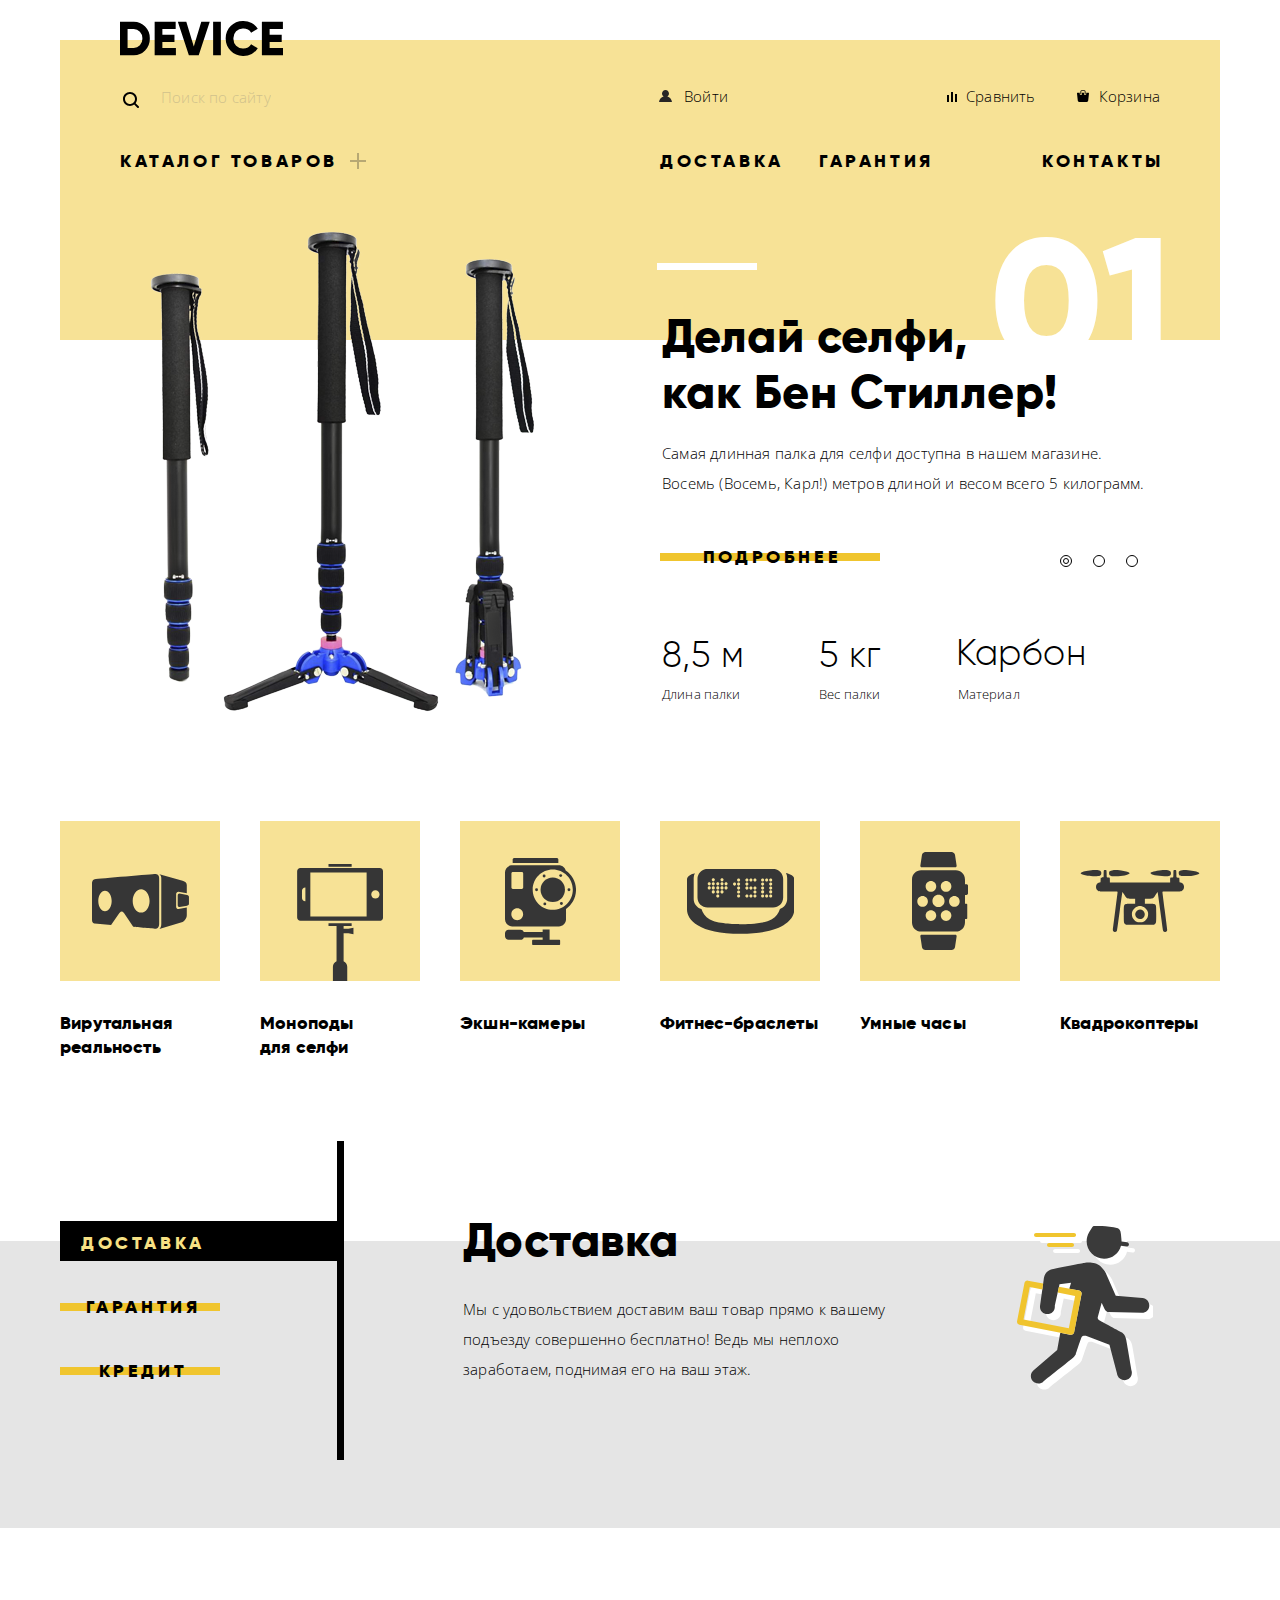
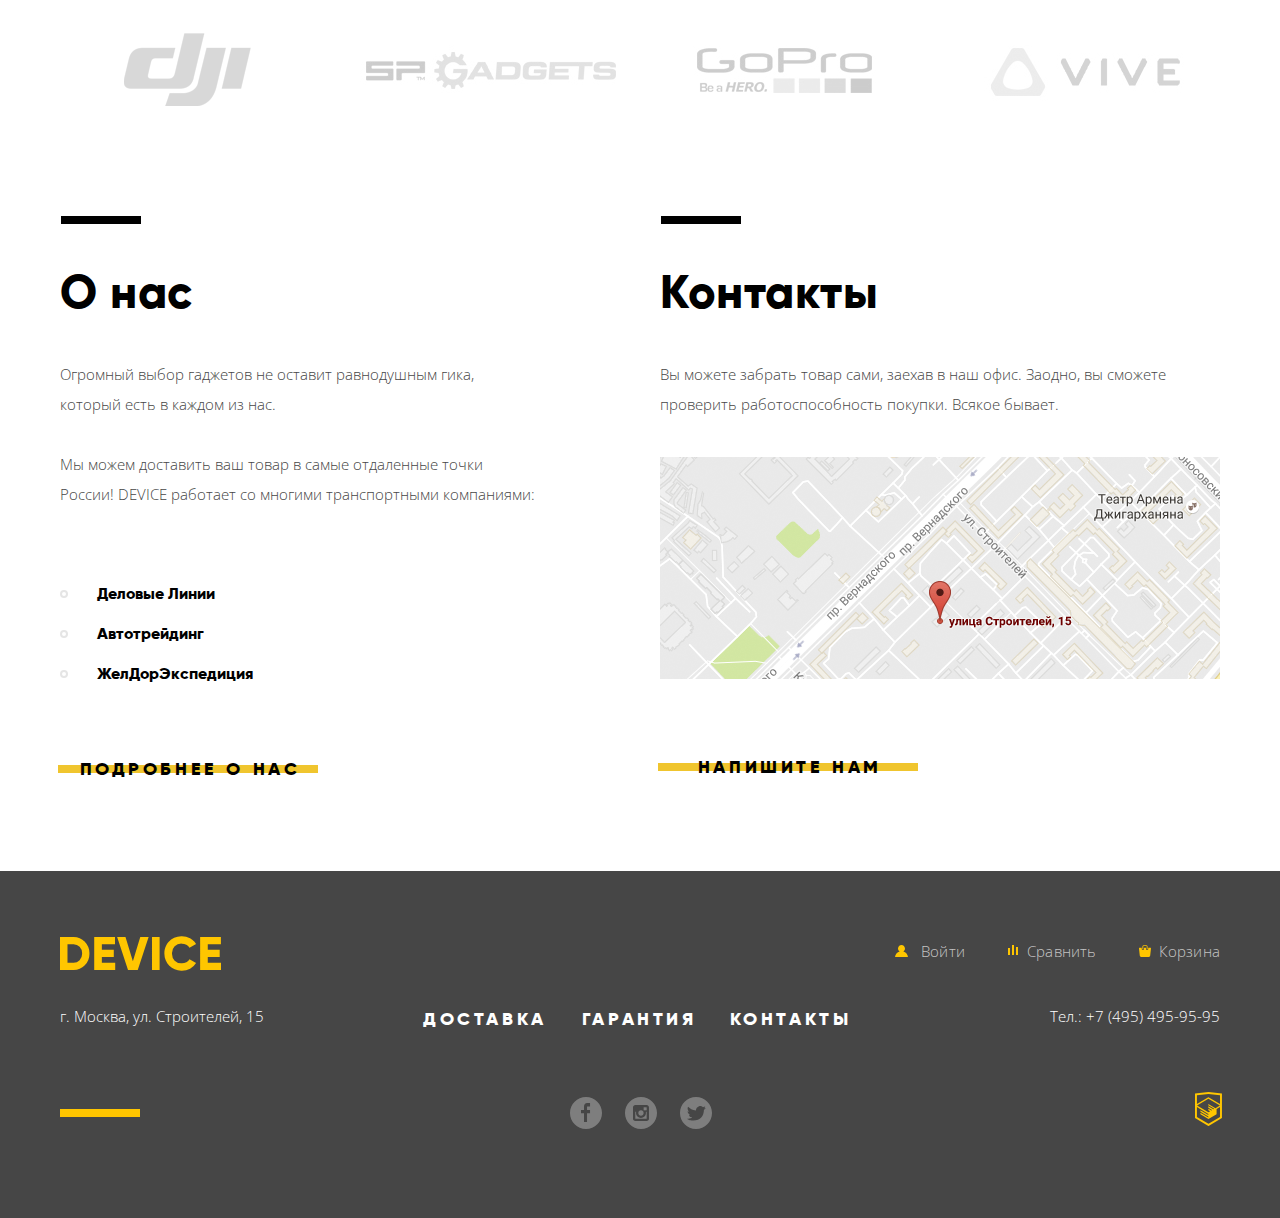
<file: index.html>
<!DOCTYPE html>
<html lang="ru">
  <head>
    <meta charset="utf-8">
    <title>Интернет-магазин Device</title>
    <link href="https://fonts.googleapis.com/css?family=Open+Sans:300,400&amp;subset=cyrillic" rel="stylesheet">
    <link href="css/normalize.css" rel="stylesheet" />
    <link href="css/style.css" rel="stylesheet" />
  </head>
  <body>
    <header class="main-header">
      <h1 class="visually-hidden">Интернет-магазин Device</h1>
      <nav class="main-navigation">
        <svg class="logo" xmlns="http://www.w3.org/2000/svg" width="163" height="35" viewBox="0 0 163 35" aria-label="Логотип интерет-магазина Device">
          <defs>
            <style>
              .cls-1{fill-rule:evenodd}
            </style>
          </defs>
          <path id="_-e-logo" d="M-.151.702v33.6h13.532a15.72 15.72 0 0 0 11.72-4.824 16.458 16.458 0 0 0 4.712-11.976 16.458 16.458 0 0 0-4.712-11.976A15.723 15.723 0 0 0 13.381.702H-.151zM7.582 26.91V8.091h5.8a8.646 8.646 0 0 1 6.5 2.568 9.407 9.407 0 0 1 2.489 6.84 9.406 9.406 0 0 1-2.489 6.84 8.642 8.642 0 0 1-6.5 2.568h-5.8zm34.8-5.952h12.082v-7.3H42.378V8.091h13.291V.702H34.645v33.6H55.91V26.91H42.378v-5.952zm36.343 13.344L89.744.702h-8.458l-7.491 24.72L66.304.702h-8.457l11.019 33.6h9.859zm14.4 0h7.733V.702h-7.733v33.6zm38.615-1.416a15.506 15.506 0 0 0 6.041-5.688l-6.67-3.84a7.482 7.482 0 0 1-3.165 3.024 9.87 9.87 0 0 1-4.664 1.1 9.595 9.595 0 0 1-7.177-2.736 9.909 9.909 0 0 1-2.682-7.248 9.909 9.909 0 0 1 2.682-7.248 9.595 9.595 0 0 1 7.177-2.736 9.897 9.897 0 0 1 4.639 1.08 7.592 7.592 0 0 1 3.19 3.048l6.67-3.84a15.873 15.873 0 0 0-6.09-5.688 17.42 17.42 0 0 0-8.409-2.088c-9.779-.272-17.797 7.691-17.591 17.472-.208 9.781 7.809 17.747 17.588 17.476a17.52 17.52 0 0 0 8.458-2.088zm17.881-11.928h12.082v-7.3h-12.085V8.091h13.29V.702h-21.023v33.6h21.265V26.91h-13.532v-5.952z" class="cls-1" data-name="-e-logo"/>
        </svg>
        <div class="user-wrapper user-wrapper-catalog">
          <section class="search">
            <h3 class="visually-hidden">Форма поиска по сайту</h3>
            <form class="search-form" method="get" action="https://echo.htmlacademy.ru">
              <input class="search-field" id="search-input" type="search" name="search" placeholder="Поиск по сайту">
              <button class="search-button" type="submit">Найти</button>
              <label class="search-icon" for="search-input"></label>
            </form>
          </section>
          <ul class="user-navigation">
            <li class="login-link"><a href="enter.html">Войти</a></li>
            <li class="compare-link"><a href="compare.html">Сравнить</a></li>
            <li class="cart-link"><a href="cart.html">Корзина</a></li>
          </ul>
        </div>
        <ul class="site-navigation">
          <li class="catalog">
            <a class="catalog-link" href="catalog.html">Каталог товаров</a>
            <div class="catalog-items-wrapper">
              <ul class="catalog-items">
                <li><a href="vr.html">Виртуальная реальность</a></li>
                <li><a href="monopods.html">Монопды для селфи</a></li>
                <li><a href="a-cameras.html">Экшн-камеры</a></li>
              </ul>
              <ul class="catalog-items">
                <li><a href="fitness-trackers.html">Фитнес-браслеты</a></li>
                <li><a href="smarts-watches.html">Умные часы</a></li>
              </ul>
              <ul class="catalog-items">
                <li><a href="quadrocopters.html">Квадрокоптеры</a></li>
              </ul>
            </div>
          </li>
          <li class="delivery">
            <a href="delivery.html">Доставка</a>
          </li>
          <li class="warranity">
            <a href="warranty.html">Гарантия</a>
          </li>
          <li class="contacts-link">
            <a href="contacts.html">Контакты</a>
          </li>
        </ul>
      </nav>
    </header>
    <main class="container">
        <section class="slider-goods">
          <input class="selfie-input visually-hidden" type="radio" id="btn-4" name="goods" checked>
          <input class="bracer-input visually-hidden" type="radio" id="btn-5" name="goods">
          <input class="quadro-input visually-hidden" type="radio" id="btn-6" name="goods">
          <div class="slider-goods-controls">
            <label class="slider-goods-label" for="btn-4"></label>
            <label class="slider-goods-label" for="btn-5"></label>
            <label class="slider-goods-label" for="btn-6"></label>
          </div>
          <div class="goods-slide selfie-slide">
            <div class="selfie-slide-img">
              <img src="img/slider-1-png.png" width="384" height="486" alt="Селфи-палка" />
            </div>
            <div class="goods-slide-info selfie-slide-info">
              <h2>Делай селфи, <br /> как Бен Стиллер!</h2>
              <p>Самая длинная палка для селфи доступна в нашем магазине.
                  Восемь (Восемь, Карл!) метров длиной и весом всего 5 килограмм.
              </p>
              <a class="btn btn-more" href="#">Подробнее</a>
              <dl class="list-stats selfie-stats">
                <div class="selfie-stats-list">
                  <dt class="description">
                    Длина палки
                  </dt>
                  <dd class="measure">
                    8,5 м
                  </dd>
                </div>
                <div class="selfie-stats-list">
                  <dt class="description">
                    Вес палки
                  </dt>
                  <dd class="measure">
                    5 кг
                  </dd>
                </div>
                <div class="selfie-stats-list">
                  <dt class="description  description-carbon">
                    Материал
                  </dt>
                  <dd class="measure measure-carbon">
                    Карбон
                  </dd>
                </div>
              </dl>
            </div>
          </div>
          <div class="goods-slide bracer-slide">
            <div class="bracer-slide-img">
              <img src="img/slider-2-png.png" width="345" height="485" alt="Фитнес-браслет" />
            </div>
            <div class="goods-slide-info bracer-slide-info">
              <h2>Худеем правильно!</h2>
              <p>Мотивирующие фитнес-браслеты помогут найти в себе силы
                  не пропускать занятия и соблюдать диету.
              </p>
              <a class="btn btn-more" href="#">Подробнее</a>
              <dl class="list-stats bracer-stats">
                <div class="bracer-stats-list">
                  <dt class="description">
                    Без подзарядки
                  </dt>
                  <dd class="measure">
                    48 часов
                  </dd>
                </div>
              </dl>
            </div>
          </div>
          <div class="goods-slide quadro-slide">
            <div class="quadro-slide-img">
              <img src="img/slider-3-png.png" width="526" height="334" alt="Квадрокоптер" />
            </div>
            <div class="goods-slide-info quadro-slide-info">
              <h2>Порхает как бабочка, жалит как пчела!</h2>
              <p>Этот обычный, на первый взгляд, квадрокоптер оснащен
                  мощным лазером, замаскированным под стандартную камеру.
              </p>
              <a class="btn btn-more" href="#">Подробнее</a>
              <dl class="list-stats quadro-stats">
                <div class="quadro-stats-list">
                  <dt class="measure">
                    800 м
                  </dt>
                  <dd class="description">
                    Дальность полета
                  </dd>
                </div>
                <div class="quadro-stats-list">
                  <dt class="measure">
                    50 м
                  </dt>
                  <dd class="description">
                    Радиус поражения
                  </dd>
                </div>
              </dl>
            </div>
          </div>
        </section>

      <section class="popular-goods">
        <ul class="goods-list">
          <li class="goods-item">
            <a href="#">
              <div class="goods-item-card">
                <img src="img/popular-1.svg" width="97" height="55" alt="" />
              </div>
              <h3>Вирутальная реальность</h3>
          </a>
          </li>
          <li class="goods-item">
            <a href="#">
              <div class="goods-item-card goods-item-card-2">
                <img src="img/popular-2.svg" width="86" height="117" alt="" />
              </div>
              <h3>Моноподы для селфи</h3>
            </a>
          </li>
          <li class="goods-item">
            <a href="#">
              <div class="goods-item-card">
                <img src="img/popular-3.svg" width="71" height="87" alt="" />
              </div>
              <h3>Экшн-камеры</h3>
            </a>
          </li>
          <li class="goods-item">
            <a href="#">
              <div class="goods-item-card">
                <img src="img/popular-4.svg" width="107" height="65" alt="" />
              </div>
              <h3>Фитнес-браслеты</h3>
            </a>
          </li>
          <li class="goods-item">
            <a href="#">
              <div class="goods-item-card">
                <img src="img/popular-5.svg" width="56" height="98" alt="" />
              </div>
              <h3>Умные часы</h3>
            </a>
          </li>
          <li class="goods-item">
            <a href="#">
              <div class="goods-item-card">
                <img src="img/poppular-6.svg" width="132" height="62" alt="" />
              </div>
              <h3>Квадрокоптеры</h3>
            </a>
          </li>
        </ul>
      </section>
      <div class="slider-services-wrapper">
        <section class="slider-services">
          <input class="delivery-input visually-hidden" type="radio" id="btn-1" name="services" checked>
          <input class="warranity-input visually-hidden" type="radio" id="btn-2" name="services">
          <input class="credit-input visually-hidden" type="radio" id="btn-3" name="services">
          <div class="slider-services-controls">
            <label class="btn-slider btn-slider-1" for="btn-1">Доставка</label>
            <label class="btn-slider btn-slider-2" for="btn-2">Гарантия</label>
            <label class="btn-slider btn-slider-3" for="btn-3">Кредит</label>
          </div>
          <div class="services-slide delivery-slide">
            <h2>Доставка</h2>
            <p>Мы с удовольствием доставим ваш товар прямо к вашему подъезду совершенно бесплатно!
                Ведь мы неплохо заработаем, поднимая его на ваш этаж.</p>
          </div>
          <div class="services-slide warranity-slide">
            <h2>Гарантия</h2>
            <p>Если из-за возгорания купленного у нас товара у вас сгорит дом — не переживайте, мы выдадим вам новый. <br />
                Товар, не дом, конечно же.</p>
          </div>
          <div class="services-slide credit-slide">
            <h2>Кредит</h2>
            <p>Залезть в долговую яму стало проще! Кредитные консультанты подберут для вас наиболее выгодные
                условия кредита. Выгодные для нашего банка, разумеется.</p>
          </div>
        </section>
      </div>
      <section class="brands">
        <h2 class="visually-hidden">Бренды</h2>
        <ul class="brands-list">
          <li class="brand-item">
            <a class="brand-link brand-link-dji" href="#"></a>
          </li>
          <li class="brand-item">
            <a class="brand-link brand-link-spg" href="#"></a>
          </li>
          <li class="brand-item">
            <a class="brand-link brand-link-gopro" href="#"></a>
          </li>
          <li class="brand-item">
            <a class="brand-link brand-link-vive" href="#"></a>
          </li>
        </ul>
      </section>
      <div class="about-us-wrapper">
        <section class="about-us">
          <h2 class="about-header">О нас</h2>
          <p>
          Огромный выбор гаджетов не оставит равнодушным гика, который есть в каждом из нас.
          </p>
          <p>
          Мы можем доставить ваш товар в самые отдаленные точки России! DEVICE работает со многими транспортными компаниями:
          </p>
          <ul class="companies-list">
            <li class="list-item">
              Деловые Линии
            </li>
            <li class="list-item">
              Автотрейдинг
            </li>
            <li class="list-item">
              ЖелДорЭкспедиция
            </li>
          </ul>
          <a class="button-about btn" href="about.html">Подробнее о нас</a>
        </section>
        <section class="contacts">
          <h2 class="contacts-header">Контакты</h2>
          <p>
            Вы можете забрать товар сами, заехав в наш офис. Заодно, вы сможете проверить работоспособность покупки. Всякое бывает.
          </p>
          <p class="map-block">
            <a class="map" href="https://www.google.ru/maps?hl=ru">
              <img src="img/map-jpg.png" width="560" height="222" alt="Мы находимся по адресу город Москва, ул. Строителей, 15">
            </a>
          </p>
          <a class="button-write btn" href="mail.html">Напишите нам</a>
        </section>
      </div>
    </main>
    <footer class="main-footer">
      <div class="main-footer-container">
        <div class="logo-user-wrapper logo-user-wrapper-main">
          <svg class="logo-footer" xmlns="http://www.w3.org/2000/svg" width="163" height="35" viewBox="0 0 163 35" aria-label="Логотип интерет-магазина Device">
            <defs>
              <style>
                .cls-1{fill-rule:evenodd}
              </style>
            </defs>
            <path id="_-e-logo2" d="M-.151.702v33.6h13.532a15.72 15.72 0 0 0 11.72-4.824 16.458 16.458 0 0 0 4.712-11.976 16.458 16.458 0 0 0-4.712-11.976A15.723 15.723 0 0 0 13.381.702H-.151zM7.582 26.91V8.091h5.8a8.646 8.646 0 0 1 6.5 2.568 9.407 9.407 0 0 1 2.489 6.84 9.406 9.406 0 0 1-2.489 6.84 8.642 8.642 0 0 1-6.5 2.568h-5.8zm34.8-5.952h12.082v-7.3H42.378V8.091h13.291V.702H34.645v33.6H55.91V26.91H42.378v-5.952zm36.343 13.344L89.744.702h-8.458l-7.491 24.72L66.304.702h-8.457l11.019 33.6h9.859zm14.4 0h7.733V.702h-7.733v33.6zm38.615-1.416a15.506 15.506 0 0 0 6.041-5.688l-6.67-3.84a7.482 7.482 0 0 1-3.165 3.024 9.87 9.87 0 0 1-4.664 1.1 9.595 9.595 0 0 1-7.177-2.736 9.909 9.909 0 0 1-2.682-7.248 9.909 9.909 0 0 1 2.682-7.248 9.595 9.595 0 0 1 7.177-2.736 9.897 9.897 0 0 1 4.639 1.08 7.592 7.592 0 0 1 3.19 3.048l6.67-3.84a15.873 15.873 0 0 0-6.09-5.688 17.42 17.42 0 0 0-8.409-2.088c-9.779-.272-17.797 7.691-17.591 17.472-.208 9.781 7.809 17.747 17.588 17.476a17.52 17.52 0 0 0 8.458-2.088zm17.881-11.928h12.082v-7.3h-12.085V8.091h13.29V.702h-21.023v33.6h21.265V26.91h-13.532v-5.952z" class="cls-1" data-name="-e-logo"/>
          </svg>
          <ul class="user-navigation-footer">
            <li class="login-link-footer"><a href="enter.html">Войти</a></li>
            <li class="compare-link-footer"><a href="compare.html">Сравнить</a></li>
            <li class="cart-link-footer"><a href="cart.html">Корзина</a></li>
          </ul>
        </div>
        <div class="company-info">
          <div class="address">
            г. Москва, ул. Строителей, 15
          </div>
          <div class="footer-navigation">
            <h3 class="visually-hidden">Навигация по сайту</h3>
            <ul class="site-navigation-footer">
              <li class="delivery-footer">
                <a href="delivery.html">Доставка</a>
              </li>
              <li class="warranity-footer">
                <a href="warranty.html">Гарантия</a>
              </li>
              <li class="contacts-link-footer">
                <a href="contacts.html">Контакты</a>
              </li>
            </ul>
          </div>
          <div class="phone">
            Тел.: +7 (495) 495-95-95
          </div>
        </div>
        <section class="footer-social">
          <h3 class="visually-hidden">Ссылки на социальные сети</h3>
          <ul class="social-list">
            <li>
              <a class="social-button" href="#">
                <span class="visually-hidden">Фейсбук</span>
                <svg version="1.1" id="Layer_1" xmlns="http://www.w3.org/2000/svg" xmlns:xlink="http://www.w3.org/1999/xlink" x="0px" y="0px"
                	 width="32px" height="32px" viewBox="0 0 32 32" enable-background="new 0 0 32 32" xml:space="preserve">
                <path fill="#FFFFFF" d="M16,0C7.164,0,0,7.163,0,16s7.164,16,16,16c8.837,0,16-7.164,16-16S24.837,0,16,0z M20.062,9.455h-3.021
                	v3.444h3.021v3.445h-3.021v8.61h-3.021v-8.61H11v-3.445h3.021V9.455c0-1.902,1.353-3.445,3.021-3.445h3.021V9.455z"/>
                </svg>
              </a></li>
            <li>
              <a class="social-button" href="#">
                <span class="visually-hidden">Инстаграм</span>
                <svg version="1.1" id="Layer_4" xmlns="http://www.w3.org/2000/svg" xmlns:xlink="http://www.w3.org/1999/xlink" x="0px" y="0px"
                	 width="32px" height="32px" viewBox="0 0 32 32" enable-background="new 0 0 32 32" xml:space="preserve">
                <g>
                	<path fill="#FFFFFF" d="M20.916,16c0,2.728-2.211,4.938-4.938,4.938S11.039,18.728,11.039,16c0-0.394,0.051-0.773,0.138-1.14
                		h-0.897v6.838h11.396V14.86h-0.897C20.865,15.227,20.916,15.606,20.916,16z"/>
                	<path fill="#FFFFFF" d="M15.978,18.659c1.466,0,2.659-1.193,2.659-2.659s-1.193-2.659-2.659-2.659
                		c-1.466,0-2.659,1.193-2.659,2.659S14.511,18.659,15.978,18.659z"/>
                	<rect x="18.637" y="10.302" fill="#FFFFFF" width="3.039" height="3.039"/>
                	<path fill="#FFFFFF" d="M16,0C7.164,0,0,7.164,0,16c0,8.837,7.164,16,16,16c8.837,0,16-7.163,16-16C32,7.164,24.837,0,16,0z
                		 M23.955,21.698c0,1.254-1.025,2.279-2.279,2.279H10.279C9.026,23.978,8,22.952,8,21.698V10.302c0-1.253,1.026-2.279,2.279-2.279
                		h11.396c1.254,0,2.279,1.026,2.279,2.279V21.698z"/>
                </g>
                </svg>
              </a>
            </li>
            <li>
              <a class="social-button" href="#"><span class="visually-hidden">Твиттер</span>
                <svg version="1.1" xmlns="http://www.w3.org/2000/svg" xmlns:xlink="http://www.w3.org/1999/xlink" x="0px" y="0px" width="32px"
                	 height="32px" viewBox="0 0 32 32" enable-background="new 0 0 32 32" xml:space="preserve">
                <g id="Layer_5">
                </g>
                <g id="Layer_2">
                	<path fill="#FFFFFF" d="M16,0C7.164,0,0,7.164,0,16c0,8.837,7.164,16,16,16c8.837,0,16-7.163,16-16C32,7.164,24.837,0,16,0z
                		 M23.944,12.809c-0.251,6.516-3.463,10.832-10.992,10.702c-0.14,0-0.205,0-0.233,0c-0.015,0-0.021,0-0.021,0
                		c-0.029,0-0.094,0-0.232,0c-0.447,0-4.543-0.443-5.344-1.823c2.479,0.19,4.247-0.406,5.12-1.136
                		c-1.048-0.289-2.923-0.461-3.251-2.848c0.384,0.104,0.618,0.221,1.299,0.113c-1.307-0.824-2.758-1.519-2.679-3.643
                		c0.311,0.317,1.164,0.518,1.46,0.457c-0.768-0.233-2.149-3.244-0.974-4.781c1.984,1.79,4.075,3.482,7.804,3.643
                		c0.227-2.214,1.24-3.699,3.168-4.325c1.84-0.479,3.255,0.26,3.901,1.138c0.737-0.224,1.453-0.466,2.193-0.685
                		c-0.004,0.833-0.569,1.463-0.935,1.709c0.747,0.165,1.423-0.475,1.423-0.475C25.467,11.818,24.557,12.58,23.944,12.809z"/>
                </g>
                </svg>
              </a>
            </li>
          </ul>
          <a class="button logo-html" href="https://htmlacademy.ru/intensive/htmlcss">
            <svg version="1.1" id="Layer_6" xmlns="http://www.w3.org/2000/svg" xmlns:xlink="http://www.w3.org/1999/xlink" x="0px" y="0px" width="26.943px" height="34.09px" viewBox="0 0 26.943 34.09" enable-background="new 0 0 26.943 34.09" xml:space="preserve" aria-label="Профессиональный онлайн‑курс HTML и CSS, уровень 1">
              <path d="M13.62,0.017L13.472,0L0,1.412v24.661l13.473,8.017l13.43-7.99l0.042-0.025V1.412L13.62,0.017z M25.019,12.127L13.495,5.334 L13.494,5.23l-0.087,0.05l-0.088-0.056v0.109L1.925,12.118V3.147l11.548-1.212l11.547,1.212V12.127z M13.405,6.787L24.923,13.5 l-4.479,2.64l-7.093-4.221l-0.014,1.415l5.904,3.513l-0.86,0.507l-5.03-2.992l-0.014,1.415l3.827,2.275l-0.782,0.523l-3.031-1.787 l-0.014,1.413l1.853,1.091l-1.8,1.081L2.034,13.622L13.405,6.787z M1.925,15.127l11.411,6.791l0.016,1.044L5.41,18.234L5.395,19.65 l7.979,4.795l0.018,1.076l-7.973-4.74l-0.013,1.414l8.021,4.822l0.046,0.025l8.143-4.872l-0.011-5.177l3.415-2.036v10.021 L13.472,31.85L1.925,24.979V15.127z"/>
            </svg>
          </a>
        </section>
      </div>
    </footer>

    <section class="modal-write-us">
      <h2 class="visually-hidden">Форма для вашего сообщения</h2>
      <div class="write-us-wrapper">
        <form class="write-us-form" method="post" action="https://echo.htmlacademy.ru">
          <div class="write-us write-us-name">
            <label for="name-input">Ваше имя:</label>
            <input class="name-field" id="name-input" name="user-name" type="text" placeholder="Имя Фамилия">
          </div>
          <div class="write-us write-us-email">
            <label for="email-input">Ваш e-mail:</label>
            <input class="email-field" id="email-input" name="user-email"  type="email" placeholder="email@example.com">
          </div>
          <div class="write-us write-us-message">
            <label for="message-input">Текст письма</label>
            <textarea class="message-field" id="message-input" name="user-message" placeholder="В свободной форме"></textarea>
          </div>
          <button class="submit-button btn" type="submit">Отправить</button>
        </form>
      </div>
      <button class="modal-close-form" type="button" aria-label="Закрыть"></button>
    </section>

    <section class="modal-map">
    <h2 class="visually-hidden">Карта проезда</h2>
      <p>
        <a class="google-maps" href="#">
          <img src="img/map-big-jpg.png" width="960" height="559" alt="Карта проезда">
        </a>
        <button class="modal-close-map" type="button" aria-label="Закрыть"></button>
      </p>
    </section>

  </body>
</html>
</file>
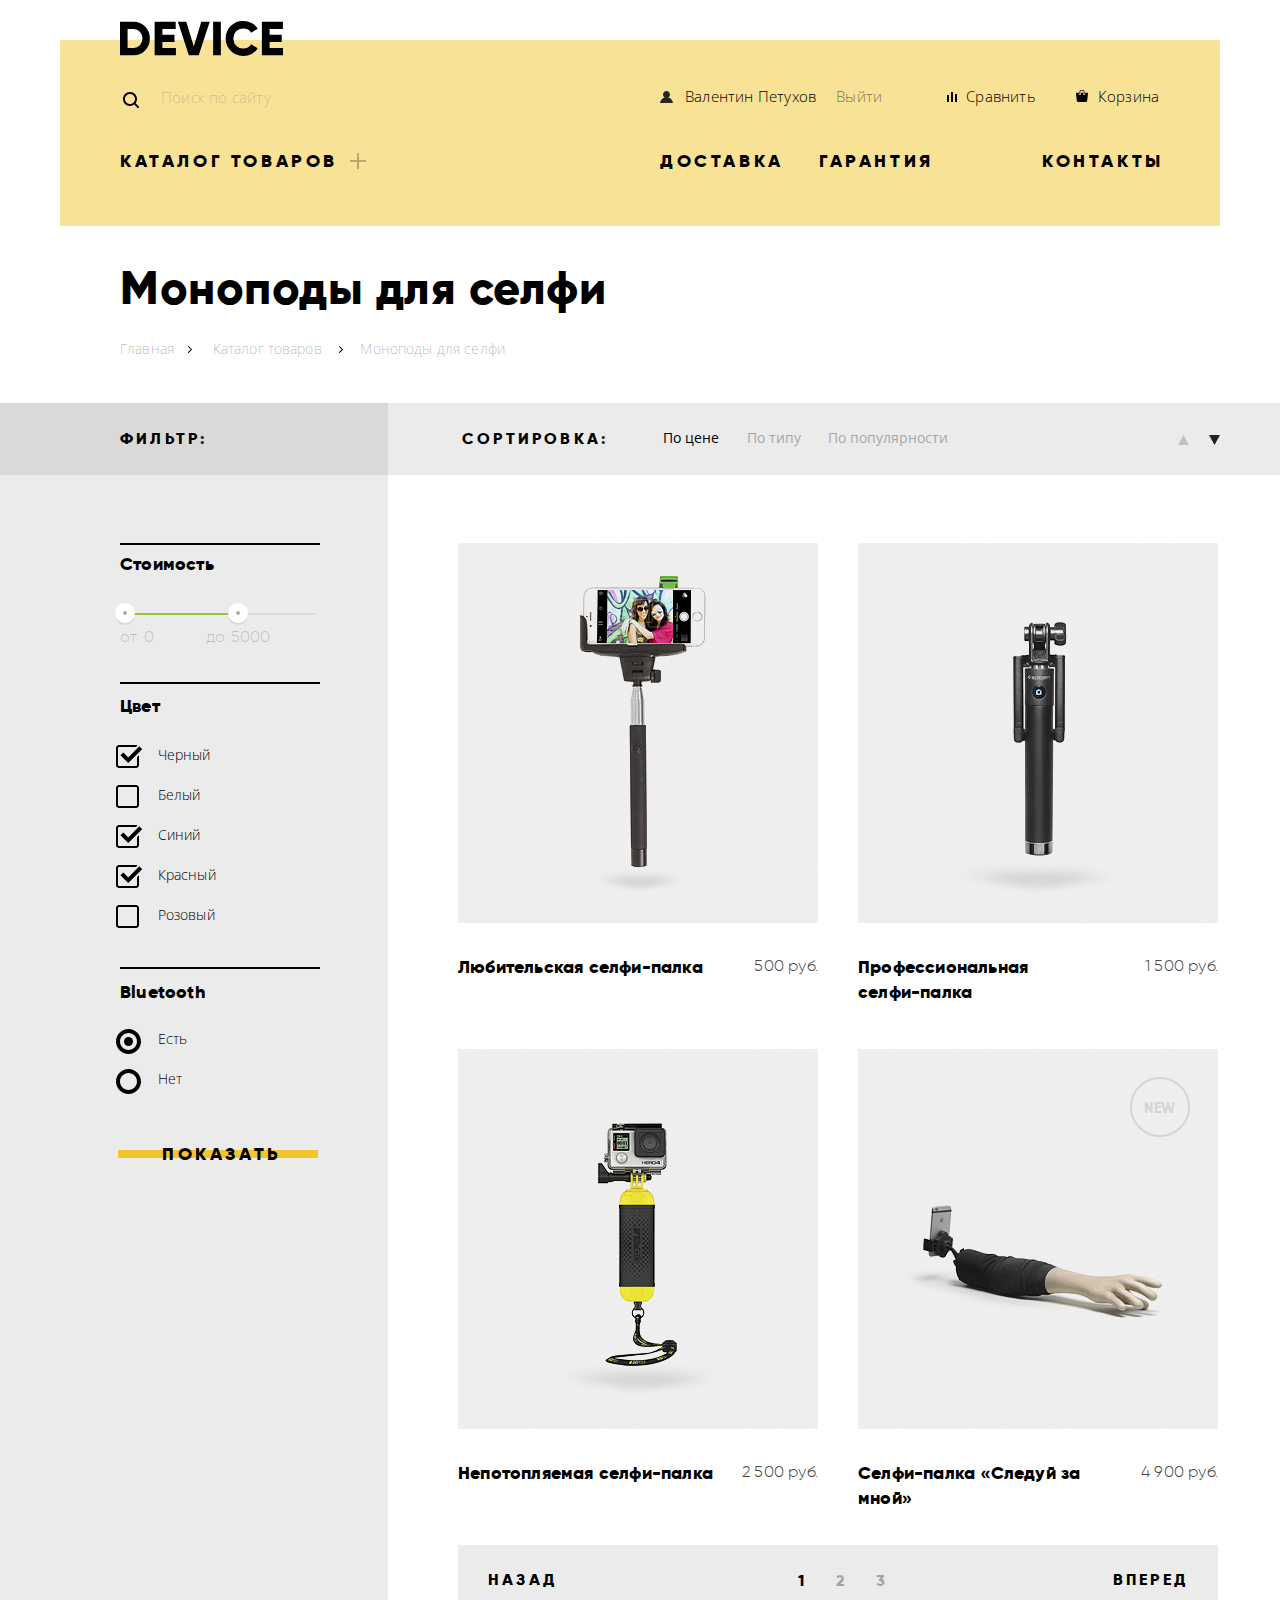
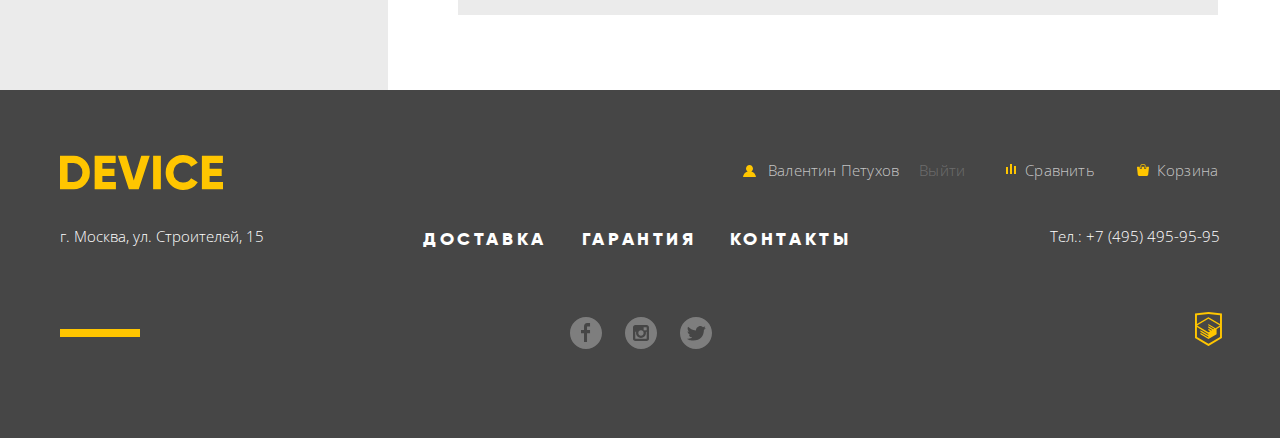
<file: catalog.html>
<!DOCTYPE html>
<html lang="ru">
  <head>
    <meta charset="utf-8">
    <title>Каталог интернет-магазина Device</title>
    <link href="https://fonts.googleapis.com/css?family=Open+Sans:300,400&amp;subset=cyrillic" rel="stylesheet">
    <link href="css/normalize.css" rel="stylesheet" />
    <link href="css/style.css" rel="stylesheet" />
  </head>
  <body>
    <header class="main-header catalog-header">
      <h1 class="visually-hidden">Каталог интернет-магазина Device</h1>
      <nav class="main-navigation main-navigation-catalog">
        <a class="main-header-logo" href="index.html">
          <svg class="logo" xmlns="http://www.w3.org/2000/svg" width="163" height="35" viewBox="0 0 163 35" aria-label="Логотип интерет-магазина Device">
            <defs>
              <style>
                .cls-1{fill-rule:evenodd}
              </style>
            </defs>
            <path id="_-e-logo" d="M-.151.702v33.6h13.532a15.72 15.72 0 0 0 11.72-4.824 16.458 16.458 0 0 0 4.712-11.976 16.458 16.458 0 0 0-4.712-11.976A15.723 15.723 0 0 0 13.381.702H-.151zM7.582 26.91V8.091h5.8a8.646 8.646 0 0 1 6.5 2.568 9.407 9.407 0 0 1 2.489 6.84 9.406 9.406 0 0 1-2.489 6.84 8.642 8.642 0 0 1-6.5 2.568h-5.8zm34.8-5.952h12.082v-7.3H42.378V8.091h13.291V.702H34.645v33.6H55.91V26.91H42.378v-5.952zm36.343 13.344L89.744.702h-8.458l-7.491 24.72L66.304.702h-8.457l11.019 33.6h9.859zm14.4 0h7.733V.702h-7.733v33.6zm38.615-1.416a15.506 15.506 0 0 0 6.041-5.688l-6.67-3.84a7.482 7.482 0 0 1-3.165 3.024 9.87 9.87 0 0 1-4.664 1.1 9.595 9.595 0 0 1-7.177-2.736 9.909 9.909 0 0 1-2.682-7.248 9.909 9.909 0 0 1 2.682-7.248 9.595 9.595 0 0 1 7.177-2.736 9.897 9.897 0 0 1 4.639 1.08 7.592 7.592 0 0 1 3.19 3.048l6.67-3.84a15.873 15.873 0 0 0-6.09-5.688 17.42 17.42 0 0 0-8.409-2.088c-9.779-.272-17.797 7.691-17.591 17.472-.208 9.781 7.809 17.747 17.588 17.476a17.52 17.52 0 0 0 8.458-2.088zm17.881-11.928h12.082v-7.3h-12.085V8.091h13.29V.702h-21.023v33.6h21.265V26.91h-13.532v-5.952z" class="cls-1" data-name="-e-logo"/>
          </svg>
        </a>
        <div class="user-wrapper">
          <section class="search">
            <h3 class="visually-hidden">Форма поиска по сайту</h3>
            <form class="search-form" method="get" action="https://echo.htmlacademy.ru">
              <input class="search-field" id="search-input" type="search" name="search" placeholder="Поиск по сайту">
              <button class="search-button" type="submit">Найти</button>
              <label class="search-icon" for="search-input"></label>
            </form>
          </section>
          <ul class="user-navigation">
            <li class="user-profile"><a href="profile.html">Валентин Петухов</a></li>
            <li class="exit-button exit-button-catalog"><a href="exit.html">Выйти</a></li>
            <li class="compare-link compare-link-catalog"><a href="compare.html">Сравнить</a></li>
            <li class="cart-link cart-link-catalog"><a href="cart.html">Корзина</a></li>
          </ul>
        </div>
        <ul class="site-navigation">
          <li class="catalog">
            <a class="catalog-link" href="catalog.html">Каталог товаров</a>
            <div class="catalog-items-wrapper">
              <ul class="catalog-items">
                <li><a href="vr.html">Виртуальная реальность</a></li>
                <li><a href="monopods.html">Монопды для селфи</a></li>
                <li><a href="a-cameras.html">Экшн-камеры</a></li>
              </ul>
              <ul class="catalog-items">
                <li><a href="fitness-trackers.html">Фитнес-браслеты</a></li>
                <li><a href="smarts-watches.html">Умные часы</a></li>
              </ul>
              <ul class="catalog-items">
                <li><a href="quadrocopters.html">Квадрокоптеры</a></li>
              </ul>
            </div>
          </li>
          <li class="delivery">
            <a href="delivery.html">Доставка</a>
          </li>
          <li class="warranity">
            <a href="warranty.html">Гарантия</a>
          </li>
          <li class="contacts-link">
            <a href="contacts.html">Контакты</a>
          </li>
        </ul>
      </nav>
    </header>
    <main class="container-catalog">
      <div class="path-wrapper">
        <section class="path">
          <h2>Моноподы для селфи</h2>
          <ul class="monopods">
            <li><a href="index.html">Главная</a></li>
            <li><a href="catalog.html">Каталог товаров</a></li>
            <li class="monopods-item"><a href="monopods.html">Моноподы для селфи</a></li>
          </ul>
        </section>
      </div>
      <div class="filter-container">
        <section class="filters">
          <h2 class="filter-title">Фильтр:</h2>
          <form class="filter" method="get" action="https://echo.htmlacademy.ru">
            <fieldset class="cost">
              <legend class="cost-value">Стоимость</legend>
              <div class="cost-scale">
                <div class="price-scale"></div>
                <div class="min-button">
                  <svg xmlns="http://www.w3.org/2000/svg" width="20" height="23" viewBox="0 0 20 23">
                    <path fill="#ABABAB" d="M10 20C4.477 20 0 15.522 0 10v2c0 5.522 4.477 10 10 10 5.522 0 10-4.478 10-10v-2c0 5.522-4.478 10-10 10z" opacity=".3"/>
                    <circle cx="10" cy="10" r="10" fill="#FFF"/>
                    <circle cx="10" cy="10" r="2" fill="#ABABAB"/>
                  </svg>
                </div>
                <div class="max-button">
                  <svg xmlns="http://www.w3.org/2000/svg" width="20" height="23" viewBox="0 0 20 23">
                    <path fill="#ABABAB" d="M10 20C4.477 20 0 15.522 0 10v2c0 5.522 4.477 10 10 10 5.522 0 10-4.478 10-10v-2c0 5.522-4.478 10-10 10z" opacity=".3"/>
                    <circle cx="10" cy="10" r="10" fill="#FFF"/>
                    <circle cx="10" cy="10" r="2" fill="#ABABAB"/>
                  </svg>
                </div>
              </div>
              <div class="value-wrapper">
                <label class="range-label-min" for="from">от
                  <input class="input-range-min" id="from" name="from-min" type="text" value="0">
                </label>
                <label class="range-label-max" for="to">до
                  <input class="input-range-max" id="to" name="to-max" type="text" value="5000">
                </label>
              </div>
            </fieldset>
            <fieldset class="color-fieldset">
              <legend class="filter-color">Цвет</legend>
              <ul class="colors-list">
                <li class="color-item">
                  <input class="visually-hidden filter-color-checkbox" type="checkbox" name="black" id="filter-by-black" checked>
                  <label for="filter-by-black">Черный</label>
                </li>
                <li class="color-item">
                  <input class="visually-hidden filter-color-checkbox" type="checkbox" name="white" id="filter-by-white">
                  <label for="filter-by-white">Белый</label>
                </li>
                <li class="color-item">
                  <input class="visually-hidden filter-color-checkbox" type="checkbox" name="blue" id="filter-by-blue" checked>
                  <label for="filter-by-blue">Синий</label>
                </li>
                <li class="color-item">
                  <input class="visually-hidden filter-color-checkbox" type="checkbox" name="red" id="filter-by-red" checked>
                  <label for="filter-by-red">Красный</label>
                </li>
                <li class="color-item">
                  <input class="visually-hidden filter-color-checkbox" type="checkbox" name="pink" id="filter-by-pink">
                  <label for="filter-by-pink">Розовый</label>
                </li>
              </ul>
            </fieldset>
            <fieldset class="bluetooth-fieldset">
              <legend class="bth">Bluetooth</legend>
              <ul class="bluetooth-filter">
                <li class="filter-presence">
                  <input class="visually-hidden presence-radio" type="radio" name="presence" id="yes" value="yes" checked>
                  <label for="yes">Есть</label>
                </li>
                <li class="filter-presence">
                  <input class="visually-hidden presence-radio" type="radio" name="presence" id="no" value="no">
                  <label for="no">Нет</label>
                </li>
              </ul>
            </fieldset>
            <button class="show btn" type="submit" name="filter-button">Показать</button>
          </form>
        </section>
        <div class="sorter-wrapper">
          <div class="sorter">
            <h2 class="sort-title">Сортировка:</h2>
            <ul class="sorter-list">
              <li class="sorter-item"><a href="#">По цене</a></li>
              <li class="sorter-item"><a href="#">По типу</a></li>
              <li class="sorter-item"><a href="#">По популярности</a> </li>
            </ul>
            <ul class="arrows">
              <li>
                <a class="up-arrow" href="#">
                  <svg xmlns="http://www.w3.org/2000/svg" width="11" height="10" viewBox="0 0 11 10">
                    <path fill="#231F20" d="M5.5 0L0 10h11z"/>
                  </svg>
                </a>
              </li>
              <li>
                <a class="down-arrow" href="#">
                  <svg xmlns="http://www.w3.org/2000/svg" width="11" height="10" viewBox="0 0 11 10">
                    <path fill="#231F20" d="M5.5 10L0 0h11"/>
                  </svg>
                </a>
              </li>
            </ul>
          </div>
          <section class="cards-catalog">
            <ul class="catalog-list">
              <li class="catalog-item">
                <img class="catalog-img" src="img/item-1.jpg" width="360" height="380" alt="Любительская селфи-палка">
                <div class="catalog-hover">
                  <a class="add-to-cart btn" href="link.html">В корзину</a>
                  <a class="compare" href="link.html">Добавить к сравнению</a>
                </div>
                <div class="item-info">
                  <h3 class="item"><a href="catalog-item.html">Любительская селфи-палка</a></h3>
                  <p class="catalog-item-price">
                    500 руб.
                  </p>
                </div>
              </li>
              <li class="catalog-item">
                <img class="catalog-img" src="img/item-2.jpg" width="360" height="380" alt="Профессиональная селфи-палка">
                <div class="catalog-hover">
                  <a class="add-to-cart btn" href="link.html">В корзину</a>
                  <a class="compare" href="link.html">Добавить к сравнению</a>
                </div>
                <div class="item-info">
                  <h3 class="item"><a href="catalog-item.html">Профессиональная <br/> селфи-палка</a></h3>
                  <p class="catalog-item-price">
                    1 500 руб.
                  </p>
                </div>
              </li>
              <li class="catalog-item">
                <img class="catalog-img" src="img/item-3.jpg" width="360" height="380" alt="Непотопляемая селфи-палка">
                <div class="catalog-hover">
                  <a class="add-to-cart btn" href="link.html">В корзину</a>
                  <a class="compare" href="link.html">Добавить к сравнению</a>
                </div>
                <div class="item-info">
                  <h3 class="item"><a href="catalog-item.html">Непотопляемая селфи-палка</a></h3>
                  <p class="catalog-item-price">
                    2 500 руб.
                  </p>
                </div>
              </li>
              <li class="catalog-item label-new">
                <img class="catalog-img" src="img/item-4.jpg" width="360" height="380" alt="Селфи-палка «Следуй за мной»">
                <div class="catalog-hover">
                  <a class="add-to-cart btn" href="link.html">В корзину</a>
                  <a class="compare" href="link.html">Добавить к сравнению</a>
                </div>
                <div class="item-info">
                  <h3 class="item"><a href="catalog-item.html">Селфи-палка «Следуй за <br/> мной»</a></h3>
                  <p class="catalog-item-price">
                    4 900 руб.
                  </p>
                </div>
              </li>
            </ul>
          </section>
          <ul class="pagination">
            <li><a class="pagination-prev" href="#">Назад</a></li>
            <li class="pagination-pages">
              <ul class="pages-list">
                <li class="pages-item pages-item-first"><a href="#">1</a></li>
                <li class="pages-item"><a href="#">2</a></li>
                <li class="pages-item"><a href="#">3</a></li>
              </ul>
            </li>
            <li><a class="pagination-next" href="#">Вперед</a></li>
          </ul>
        </div>
      </div>
    </main>
    <footer class="main-footer">
      <div class="main-footer-container">
        <div class="logo-user-wrapper">
          <a href="index.html">
            <svg class="logo-footer" xmlns="http://www.w3.org/2000/svg" width="163" height="35" viewBox="0 0 163 35" aria-label="Логотип интерет-магазина Device">
              <defs>
                <style>
                  .cls-1{fill-rule:evenodd}
                </style>
              </defs>
              <path id="_-e-logo2" d="M-.151.702v33.6h13.532a15.72 15.72 0 0 0 11.72-4.824 16.458 16.458 0 0 0 4.712-11.976 16.458 16.458 0 0 0-4.712-11.976A15.723 15.723 0 0 0 13.381.702H-.151zM7.582 26.91V8.091h5.8a8.646 8.646 0 0 1 6.5 2.568 9.407 9.407 0 0 1 2.489 6.84 9.406 9.406 0 0 1-2.489 6.84 8.642 8.642 0 0 1-6.5 2.568h-5.8zm34.8-5.952h12.082v-7.3H42.378V8.091h13.291V.702H34.645v33.6H55.91V26.91H42.378v-5.952zm36.343 13.344L89.744.702h-8.458l-7.491 24.72L66.304.702h-8.457l11.019 33.6h9.859zm14.4 0h7.733V.702h-7.733v33.6zm38.615-1.416a15.506 15.506 0 0 0 6.041-5.688l-6.67-3.84a7.482 7.482 0 0 1-3.165 3.024 9.87 9.87 0 0 1-4.664 1.1 9.595 9.595 0 0 1-7.177-2.736 9.909 9.909 0 0 1-2.682-7.248 9.909 9.909 0 0 1 2.682-7.248 9.595 9.595 0 0 1 7.177-2.736 9.897 9.897 0 0 1 4.639 1.08 7.592 7.592 0 0 1 3.19 3.048l6.67-3.84a15.873 15.873 0 0 0-6.09-5.688 17.42 17.42 0 0 0-8.409-2.088c-9.779-.272-17.797 7.691-17.591 17.472-.208 9.781 7.809 17.747 17.588 17.476a17.52 17.52 0 0 0 8.458-2.088zm17.881-11.928h12.082v-7.3h-12.085V8.091h13.29V.702h-21.023v33.6h21.265V26.91h-13.532v-5.952z" class="cls-1" data-name="-e-logo"/>
            </svg>
          </a>
            <ul class="user-navigation-footer user-navigation-footer-catalog">
              <li class="user-profile user-profile-footer"><a href="profile.html">Валентин Петухов</a></li>
              <li class="exit-button exit-button-catalog-footer"><a href="exit.html">Выйти</a></li>
              <li class="compare-link-footer compare-link-catalog-footer"><a href="compare.html">Сравнить</a></li>
              <li class="cart-link-footer"><a href="cart.html">Корзина</a></li>
            </ul>
        </div>
        <div class="company-info">
          <div class="address">
            г. Москва, ул. Строителей, 15
          </div>
          <div class="footer-navigation">
            <h3 class="visually-hidden">Навигация по сайту</h3>
            <ul class="site-navigation-footer">
              <li class="delivery-footer">
                <a href="delivery.html">Доставка</a>
              </li>
              <li class="warranity-footer">
                <a href="warranty.html">Гарантия</a>
              </li>
              <li class="contacts-link-footer">
                <a href="contacts.html">Контакты</a>
              </li>
            </ul>
          </div>
          <div class="phone">
            Тел.: +7 (495) 495-95-95
          </div>
        </div>
        <section class="footer-social">
          <h3 class="visually-hidden">Ссылки на социальные сети</h3>
          <ul class="social-list">
            <li>
              <a class="social-button" href="#">
                <span class="visually-hidden">Фейсбук</span>
                <svg version="1.1" id="Layer_1" xmlns="http://www.w3.org/2000/svg" xmlns:xlink="http://www.w3.org/1999/xlink" x="0px" y="0px"
                	 width="32px" height="32px" viewBox="0 0 32 32" enable-background="new 0 0 32 32" xml:space="preserve">
                <path fill="#FFFFFF" d="M16,0C7.164,0,0,7.163,0,16s7.164,16,16,16c8.837,0,16-7.164,16-16S24.837,0,16,0z M20.062,9.455h-3.021
                	v3.444h3.021v3.445h-3.021v8.61h-3.021v-8.61H11v-3.445h3.021V9.455c0-1.902,1.353-3.445,3.021-3.445h3.021V9.455z"/>
                </svg>
              </a></li>
            <li>
              <a class="social-button" href="#">
                <span class="visually-hidden">Инстаграм</span>
                <svg version="1.1" id="Layer_4" xmlns="http://www.w3.org/2000/svg" xmlns:xlink="http://www.w3.org/1999/xlink" x="0px" y="0px"
                	 width="32px" height="32px" viewBox="0 0 32 32" enable-background="new 0 0 32 32" xml:space="preserve">
                <g>
                	<path fill="#FFFFFF" d="M20.916,16c0,2.728-2.211,4.938-4.938,4.938S11.039,18.728,11.039,16c0-0.394,0.051-0.773,0.138-1.14
                		h-0.897v6.838h11.396V14.86h-0.897C20.865,15.227,20.916,15.606,20.916,16z"/>
                	<path fill="#FFFFFF" d="M15.978,18.659c1.466,0,2.659-1.193,2.659-2.659s-1.193-2.659-2.659-2.659
                		c-1.466,0-2.659,1.193-2.659,2.659S14.511,18.659,15.978,18.659z"/>
                	<rect x="18.637" y="10.302" fill="#FFFFFF" width="3.039" height="3.039"/>
                	<path fill="#FFFFFF" d="M16,0C7.164,0,0,7.164,0,16c0,8.837,7.164,16,16,16c8.837,0,16-7.163,16-16C32,7.164,24.837,0,16,0z
                		 M23.955,21.698c0,1.254-1.025,2.279-2.279,2.279H10.279C9.026,23.978,8,22.952,8,21.698V10.302c0-1.253,1.026-2.279,2.279-2.279
                		h11.396c1.254,0,2.279,1.026,2.279,2.279V21.698z"/>
                </g>
                </svg>
              </a>
            </li>
            <li>
              <a class="social-button" href="#"><span class="visually-hidden">Твиттер</span>
                <svg version="1.1" xmlns="http://www.w3.org/2000/svg" xmlns:xlink="http://www.w3.org/1999/xlink" x="0px" y="0px" width="32px"
                	 height="32px" viewBox="0 0 32 32" enable-background="new 0 0 32 32" xml:space="preserve">
                <g id="Layer_5">
                </g>
                <g id="Layer_2">
                	<path fill="#FFFFFF" d="M16,0C7.164,0,0,7.164,0,16c0,8.837,7.164,16,16,16c8.837,0,16-7.163,16-16C32,7.164,24.837,0,16,0z
                		 M23.944,12.809c-0.251,6.516-3.463,10.832-10.992,10.702c-0.14,0-0.205,0-0.233,0c-0.015,0-0.021,0-0.021,0
                		c-0.029,0-0.094,0-0.232,0c-0.447,0-4.543-0.443-5.344-1.823c2.479,0.19,4.247-0.406,5.12-1.136
                		c-1.048-0.289-2.923-0.461-3.251-2.848c0.384,0.104,0.618,0.221,1.299,0.113c-1.307-0.824-2.758-1.519-2.679-3.643
                		c0.311,0.317,1.164,0.518,1.46,0.457c-0.768-0.233-2.149-3.244-0.974-4.781c1.984,1.79,4.075,3.482,7.804,3.643
                		c0.227-2.214,1.24-3.699,3.168-4.325c1.84-0.479,3.255,0.26,3.901,1.138c0.737-0.224,1.453-0.466,2.193-0.685
                		c-0.004,0.833-0.569,1.463-0.935,1.709c0.747,0.165,1.423-0.475,1.423-0.475C25.467,11.818,24.557,12.58,23.944,12.809z"/>
                </g>
                </svg>
              </a>
            </li>
          </ul>
          <a class="button logo-html" href="https://htmlacademy.ru/intensive/htmlcss">
            <svg version="1.1" id="Layer_6" xmlns="http://www.w3.org/2000/svg" xmlns:xlink="http://www.w3.org/1999/xlink" x="0px" y="0px" width="26.943px" height="34.09px" viewBox="0 0 26.943 34.09" enable-background="new 0 0 26.943 34.09" xml:space="preserve" aria-label="Профессиональный онлайн‑курс HTML и CSS, уровень 1">
              <path d="M13.62,0.017L13.472,0L0,1.412v24.661l13.473,8.017l13.43-7.99l0.042-0.025V1.412L13.62,0.017z M25.019,12.127L13.495,5.334 L13.494,5.23l-0.087,0.05l-0.088-0.056v0.109L1.925,12.118V3.147l11.548-1.212l11.547,1.212V12.127z M13.405,6.787L24.923,13.5 l-4.479,2.64l-7.093-4.221l-0.014,1.415l5.904,3.513l-0.86,0.507l-5.03-2.992l-0.014,1.415l3.827,2.275l-0.782,0.523l-3.031-1.787 l-0.014,1.413l1.853,1.091l-1.8,1.081L2.034,13.622L13.405,6.787z M1.925,15.127l11.411,6.791l0.016,1.044L5.41,18.234L5.395,19.65 l7.979,4.795l0.018,1.076l-7.973-4.74l-0.013,1.414l8.021,4.822l0.046,0.025l8.143-4.872l-0.011-5.177l3.415-2.036v10.021 L13.472,31.85L1.925,24.979V15.127z"/>
            </svg>
          </a>
        </section>
      </div>
    </footer>
  </body>
</html>
</file>
<file: css/style.css>
@font-face {
  font-family: 'Gilroy ExtraBold';
  src: url('../fonts/gilroyextrabold.woff2'),
  url("../fonts/gilroyextrabold.woff") format("woff");
  font-weight: normal;
  font-style: normal;
}

@font-face {
  font-family: 'Gilroy Light';
  src: url('../fonts/gilroylight.woff2'),
  url("../fonts/gilroylight.woff") format("woff");
  font-weight: normal;
  font-style: normal;
}

html {
  overflow-x: hidden;
}

header {
  background-color: rgba(240, 197, 46, 0.5);
}

body {
  min-width: 1200px;
  margin: 0;
  padding: 0;
  font-family: 'Gilroy ExtraBold', Tahoma, sans-serif;
  font-size: 18px;
  font-weight: 800;
  font-style: normal;
  font-stretch: normal;
  line-height: 24px;
  letter-spacing: 3.6px;
  text-align: left;
  color: #000000;
  background-color: rgba(255, 255, 255, 1);
  overflow-x: hidden;
}

footer {
  background-color: rgba(70, 70, 70, 1);
}

a {
  text-decoration: none;
}

/* Маркеры у списков*/

.site-navigation,
.catalog-items,
.user-navigation,
.site-navigation-footer,
.user-navigation-footer,
.social-list,
.monopods,
.colors-list,
.bluetooth-filter,
.catalog-list,
.companies-list,
.sorter-list,
.arrows,
.pagination,
.pages-list,
.goods-list {
  list-style: none;
}

.logo:hover,
.logo:focus,
.logo-footer:hover,
.logo-footer:focus {
  opacity: 0.6;
}

.logo:active,
.logo-footer:active {
  opacity: 0.3;
}

.logo-html:hover,
.logo-html:focus {
  opacity: 0.6;
}

.logo-html:active {
  opacity: 0.3;
}

.user-navigation a {
  font-family: 'Open Sans', Arial, sans-serif;
  font-size: 15px;
  font-weight: 300;
  font-style: normal;
  font-stretch: normal;
  line-height: 30px;
  letter-spacing: 0.2px;
  text-align: left;
  color: #000000;
}

.site-navigation a:hover,
.site-navigation a:focus,
.user-navigation a:hover,
.user-navigation a:focus,
.monopods a:hover,
.monopods a:focus {
  color: rgba(0, 0, 0, 0.6);
}

.site-navigation a:active,
.user-navigation a:active {
  color: rgba(0, 0, 0, 0.3);
}

.monopods a:active {
  color: rgba(0, 0, 0, 0.1);
}

.visually-hidden {
  position: absolute;
  clip: rect(0 0 0 0);
  width: 1px;
  height: 1px;
  margin: -1px;
  overflow: hidden;
}

.site-navigation a {
  color: #000000;
  text-transform: uppercase;
}

.about-us h2 {
  font-size: 47px;
  line-height: 48px;
  letter-spacing: 0.5px;
}

.companies-list .list-item {
  font-size: 16px;
  line-height: 40px;
  letter-spacing: normal;
}

.about-us .button-about {
  text-align: center;
  text-transform: uppercase;
  color: #000000;
}

.contacts h2 {
  font-size: 47px;
  line-height: 48px;
  letter-spacing: 0.5px;
}

.contacts .button-write {
  text-align: center;
  text-transform: uppercase;
  color: #000000;
}

.site-navigation-footer a {
  text-transform: uppercase;
  color: rgba(255, 255, 255, 1);
}

.site-navigation-footer a:hover,
.site-navigation-footer a:focus {
  color: rgba(255, 255, 255, 0.6);
}

.site-navigation-footer a:active {
  color: rgba(255, 255, 255, 0.3);
}

.path h2 {
  margin: 0;
  padding: 0;
  margin-bottom: 21px;
  font-size: 47px;
  line-height: 48px;
  letter-spacing: 0.5px;
}

.filter-title,
.sort-title {
  font-size: 16px;
  letter-spacing: 3.2px;
  text-transform: uppercase;
}

/* Раскрывающийся каталог*/

.catalog-items-wrapper {
  display: none;
  position: absolute;
  z-index: 2;
  width: 1040px;
  top: 20px;
  left: -60px;
  padding-top: 40px;
  padding-left: 60px;
  padding-right: 60px;
  padding-bottom: 38px;
  background-color: #f7e296;
}

.catalog:hover .catalog-items-wrapper {
  display: flex;
}

.catalog-items {
  min-width: 181px;
  padding: 0;
  margin-right: 58px;
  background-color: #f7e296;
}

.catalog-items a:hover,
.catalog-items a:focus {
  opacity: 0.6;
}

.catalog-items a:active{
  opacity: 0.3;
}

.catalog-items:nth-of-type(2) {
  min-width: 127px;
  margin-right: 75px;
}

.catalog-items:nth-of-type(3) {
  min-width: 113px;
}

.catalog-items a {
  font-family: 'Open Sans', Arial, sans-serif;
  font-size: 15px;
  font-weight: 300;
  font-style: normal;
  font-stretch: normal;
  line-height: 30px;
  letter-spacing: 0.2px;
  text-align: left;
  color: #000000;

  text-transform: none;
}

/* Форма поиска*/

.search {
  width: 443px;
  padding-left: 39px;
  position: relative;
}

.search-icon {
  position: absolute;
  width: 16px;
  height: 16px;
  top: 11px;
  left: 3px;

  background-image: url("../img/search.svg");
  background-repeat: no-repeat;
  background-position: 0 0;
}

.search-icon::before {
  content: "";
  position: absolute;
  display: none;
  width: 400px;
  height: 2px;
  bottom: -12px;
  left: 0;
  background-color: #000000;
}

.search-form {
  line-height: 30px;
  background-color: rgba(240, 197, 46, 0);
}

.search-field {
  width: 315px;

  font-family: 'Open Sans', Arial, sans-serif;
  font-size: 15px;
  font-weight: 300;
  font-style: normal;
  font-stretch: normal;
  line-height: 30px;
  letter-spacing: 0.2px;
  text-align: left;
  color: #000000;

  background-color: rgba(240, 197, 46, 0);
  opacity: 0.3;
  border: none;
  outline: 0;
  cursor: pointer;
}

.search-button {
  position: absolute;
  display: none;
  width: 85px;
  height: 49px;
  top: -10px;
  left: 356px;
  margin-top: auto;
  margin-bottom: auto;

  font-family: 'Open Sans', Arial, sans-serif;
  font-size: 15px;
  font-weight: 300;
  font-style: normal;
  font-stretch: normal;
  line-height: 30px;
  letter-spacing: 0.2px;
  text-align: center;
  color: #000000;

  background: 0 0;
  background-color: transparent;
  border: 2px solid #000000;
  cursor: pointer;
}

.search-button:hover {
  color: #ffffff;
  background-color: #000000;
}

.search-button:active {
  z-index: 1;
  display: block;
  color: rgba(255,255,255,.3);
  background-color: #000000;
}

.search-field:hover {
  opacity: 0.6;
}

.search-field:focus {
  opacity: 1;
  color: #000000;
}

.search-field:focus ~ .search-button,
.search-field:focus ~ .search-icon::before {
  display: block;
}

/* О нас*/

.btn {
  display: block;
  position: relative;
  z-index: 1;
  width: 260px;
  padding-top: 10px;
  padding-bottom: 10px;
}

.btn:active {
  color: rgba(0, 0, 0, 0.3);
}

.btn::before {
  content: "";
  position: absolute;
  z-index: -1;
  top: 18px;
  left: -2px;
  width: inherit;
  height: 8px;
  background-color: #f0c52e;
}

.btn:hover::before,
.btn:focus::before {
  top: 0;
  margin: 0;
  height: 40px;
}

.btn:active::before {
  top: 0;
  height: 40px;
  margin: 0;
  color: rgba(0, 0, 0, 0.3);
}


/* Футер*/

.company-info .address,
.company-info .phone {
  font-family: 'Open Sans', Arial, sans-serif;
  font-size: 15px;
  font-weight: 300;
  font-style: normal;
  font-stretch: normal;
  line-height: 30px;
  letter-spacing: normal;
  text-align: left;
  color: #ffffff;
}

.logo-footer path {
  fill: #ffc600;
}

.logo-html path {
  fill: #ffc600;
}

.user-navigation-footer a {
  font-family: 'Open Sans', Arial, sans-serif;
  font-size: 15px;
  font-weight: 300;
  font-style: normal;
  font-stretch: normal;
  line-height: 30px;
  letter-spacing: 0.2px;
  text-align: left;
  color: rgba(255, 255, 255, 0.7);
}

.user-navigation-footer a:hover,
.user-navigation-footer a:focus {
  color: rgba(255, 255, 255, 1);
}

.user-navigation-footer a:active {
  color: rgba(255, 255, 255, 0.3);
}

/* Карточки каталога*/

.monopods a {
  font-size: 14px;
  line-height: 24px;
  letter-spacing: 0.14px;
  text-align: left;

  color: rgba(0, 0, 0, 0.3);
}

.monopods li {
  position: relative;
}

.monopods li:first-child::after {
  position: absolute;
  content: "";
  width: 4px;
  height: 7px;
  top: 13px;
  left: 68px;
  background-image: url("../img/nav-arrow.svg");
  background-repeat: no-repeat;
  background-position: 0 0;
}

.monopods li:nth-child(2)::after{
  position: absolute;
  content: "";
  width: 4px;
  height: 7px;
  top: 13px;
  left: 126px;
  background-image: url("../img/nav-arrow.svg");
  background-repeat: no-repeat;
  background-position: 0 0;
}

.item a {
  font-size: 18px;
  letter-spacing: 0.2px;
  color: #000000;
}

.add-to-cart {
  width: 200px;
  padding-left: 37px;
  color: #000000;
  text-transform: uppercase;
}

.compare {
  font-family: 'Open Sans', Arial, sans-serif;
  font-size: 13px;
  font-weight: 300;
  font-style: normal;
  font-stretch: normal;
  line-height: 36px;
  letter-spacing: 0.1px;
  text-align: center;
  color: rgba(0, 0, 0, 0.5);

  padding-left: 37px;
}

.compare:hover {
  color: rgba(0, 0, 0, 1);
}

.compare:active {
  color: rgba(0, 0, 0, 0.2);
}


/* Фильтр каталога*/

.cost {
  margin: 0;
  padding: 0;
  border: none;
}

.cost-value {
  position: relative;
  margin-bottom: 37px;
  padding-top: 77px;
  letter-spacing: 0.2px;
}

.cost-value:before {
  position: absolute;
  content: "";
  top: 68px;
  width: 200px;
  height: 2px;
  background-color: #000000;
}

.cost-scale {
  position: relative;
  width: 196px;
  height: 2px;
  margin-bottom: 10px;
  background-color: #dbdbdb;
}

.price-scale {
  width: 110px;
  height: 2px;
  background-color: #91c92f;
}

.min-button {
  position: absolute;
  top: -10px;
  left: -5px;
}

.max-button {
  position: absolute;
  top: -10px;
  left: 108px;
}

.value-wrapper {
  display: flex;
  width: 200px;
  padding-bottom: 45px;
}

.value-wrapper label {
  font-size: 14px;
  line-height: 24px;
  font-family: 'Gilroy Light', Tahoma, sans-serif;
  font-size: 16px;
  font-weight: 300;
  font-style: normal;
  font-stretch: normal;
  line-height: 24px;
  letter-spacing: 0.2px;
  text-align: center;
  color: rgba(0, 0, 0, 0.2);
}

.value-wrapper input {
  width: 50px;

  color: rgba(0, 0, 0, 0.2);
  border: none;
  background: 0 0;
}

.range-label-max {
  margin-left: 10px;
}

.color-item label {
  position: relative;

  font-family: 'Open Sans', Arial, sans-serif;
  font-size: 14px;
  font-weight: 300;
  font-style: normal;
  font-stretch: normal;
  line-height: 40px;
  letter-spacing: 0.1px;
  text-align: left;
  color: #000000;

  user-select: none;
}

.filter-color-checkbox + label::before {
  content: "";
  position: absolute;
  top: 0;
  left: -42px;
  width: 23px;
  height: 23px;

  background-image: url("../img/checkbox-off.svg");
  background-repeat: no-repeat;
  background-position: 0 0;
}

.filter-color-checkbox:checked + label::before {
  display: none;
}

.filter-color-checkbox:checked + label::after {
  content: "";
  position: absolute;
  top: 0;
  left: -42px;
  width: 27px;
  height: 23px;

  background-image: url("../img/checkbox-on.svg");
  background-repeat: no-repeat;
  background-position: 0 0;
}

.filter-color-checkbox:disabled + label,
.filter-color-checkbox:checked:disabled + label {
  color: #a6a6a6;
 }

.color-item label:hover::before,
.color-item label:hover::after {
  opacity: 0.6;
 }

.color-item label:active::before,
.color-item label:active::after {
  opacity: 1;
 }

.filter-color-checkbox:disabled + label::before,
.filter-color-checkbox:checked:disabled + label::after
 {
  opacity: 0.25;
}

.filter-presence label {
  position: relative;
  display: block;

  font-family: 'Open Sans', Arial, sans-serif;
  font-size: 14px;
  font-weight: 300;
  font-style: normal;
  font-stretch: normal;
  line-height: 40px;
  letter-spacing: 0.1px;
  text-align: left;
  color: #000000;

  user-select: none;
}

.presence-radio:checked + label::before {
  content: "";
  position: absolute;
  top: 10px;
  left: -42px;
  width: 25px;
  height: 25px;

  background-image: url("../img/radio-on.svg");
  background-repeat: no-repeat;
  background-position: 0 0;
}

.presence-radio:checked + label::after {
  display: none;
}

.presence-radio + label::after {
  content: "";
  position: absolute;
  top: 10px;
  left: -42px;
  width: 25px;
  height: 25px;

  background-image: url("../img/radio-off.svg");
  background-repeat: no-repeat;
  background-position: 0 0;
}

.presence-radio:checked:disabled + label,
.presence-radio:disabled + label {
  color: #a6a6a6;
 }

.filter-presence label:hover::after,
.filter-presence label:hover::before {
  opacity: 0.6;
}

.filter-presence label:active::after,
.filter-presence label:active::before {
  opacity: 1;
}

.presence-radio:checked:disabled + label::before,
.presence-radio:disabled + label::after {
  opacity: 0.25;
}

.color-fieldset {
  border: none;
}

.filter-color {
  position: relative;
  padding-bottom: 17px;

  letter-spacing: 0.2px;
}

.filter-color::before {
  position: absolute;
  content: "";
  top: -12px;
  width: 200px;
  height: 2px;
  background-color: #000000;
}

.bth {
  position: relative;
  padding-bottom: 15px;
  letter-spacing: 0.2px;
}

.bth::before {
  position: absolute;
  content: "";
  top: -13px;
  width: 200px;
  height: 2px;
  background-color: #000000;
}

.bluetooth-fieldset {
  border: none;
}

.filter-presence label {
  font-size: 14px;
  line-height: 40px;
  letter-spacing: 0.1px;
}

.show {
  width: 200px;
  padding-left: 42px;
  font-size: 18px;
  font-weight: 800;
  font-style: normal;
  font-stretch: normal;
  line-height: 24px;
  letter-spacing: 3.6px;
  text-align: left;
  text-transform: uppercase;
  background-color: #ebebeb;
  border: none;
}

.pagination {
  display: flex;
  justify-content: space-between;
  align-items: center;
  width: 760px;
  margin: 0;
  margin-left: 70px;
  margin-bottom: 75px;
  padding: 0;
  background-color: #ebebeb
}

.pages-list {
  display: flex;
  justify-content: space-between;
  margin: 0;
  padding: 0;
}

.pages-item {
  width: 40px;
  text-align: center;
}

.pages-item:first-child {
  margin-left: 15px;
}

.pagination-prev,
.pagination-next {
  display: block;
  padding-left: 30px;
  padding-right: 30px;
  padding-top: 23px;
  padding-bottom: 23px;

  font-size: 16px;
  line-height: 24px;
  letter-spacing: 3.2px;
  color: #000000;
  text-transform: uppercase;
}

.pagination-prev:hover,
.pagination-next:hover {
  background-color: #d9d9d9;
}

.pagination-prev:active,
.pagination-next:active {
  opacity: 0.3;
}

.pages-item a {
  font-size: 16px;
  line-height: 24px;
  letter-spacing: 3.2px;
  color: #000000;
  opacity: 0.3;
}

.pages-item a:hover {
  opacity: 0.6;
}

.pages-item a:active {
  opacity: 1;
}

.pages-item-first a {
  opacity: 1;
}

.pages-item-first a:hover {
  opacity: 1;
}

/* Модалки */

.modal-write-us {
  position: fixed;
  top: 25%;
  left: 25%;
  z-index: 10;
  display: none;
  width: 960px;
  background-color: #fff;
  box-shadow: 0 10px 20px rgba(0,0,0,.2);
}

.write-us-wrapper {
  position: relative;
  width: 960px;
  padding-top: 90px;
  padding-left: 100px;
  padding-right: 100px;
  padding-bottom: 80px;
}

.write-us-form  {
  display: flex;
  flex-wrap: wrap;
  width: 760px;
}

.write-us-form div {
  display: flex;
  flex-direction: column;
}

.write-us-name label {
  padding-bottom: 10px;
  letter-spacing: normal;
}

.write-us-name {
  margin-right: 40px;
  margin-bottom: 38px;
}

.name-field {
  width: 360px;
  height: 50px;
  padding-top: 16px;
  padding-left: 20px;
  padding-bottom: 16px;
  font-family: "Open Sans","Arial",sans-serif;
  font-size: 14px;
  font-weight: normal;
  font-style: normal;
  font-stretch: normal;
  line-height: 18px;
  letter-spacing: normal;
  text-align: left;
  color: rgba(70, 70, 70, 0.4);
  border: 0;
  outline: 0;
  box-sizing: border-box;
  background-color: rgba(230,230,230,.5);
}

.write-us-email label {
  padding-bottom: 10px;
  letter-spacing: normal;
}

.email-field {
  width: 360px;
  height: 50px;
  padding-top: 16px;
  padding-left: 20px;
  padding-bottom: 16px;
  font-family: "Open Sans","Arial",sans-serif;
  font-size: 14px;
  font-weight: normal;
  font-style: normal;
  font-stretch: normal;
  line-height: 18px;
  letter-spacing: normal;
  text-align: left;
  color: rgba(70, 70, 70, 0.4);
  border: 0;
  outline: 0;
  box-sizing: border-box;
  background-color: rgba(230,230,230,.5);
}

.write-us-message {
  margin-bottom: 50px;
}

.write-us-message label {
  padding-bottom: 10px;
  letter-spacing: normal;
}

.message-field {
  width: 760px;
  min-height: 156px;
  padding-top: 18px;
  padding-left: 18px;
  font-family: "Open Sans","Arial",sans-serif;
  font-size: 14px;
  font-weight: normal;
  font-style: normal;
  font-stretch: normal;
  line-height: 18px;
  letter-spacing: normal;
  text-align: left;
  color: rgba(70, 70, 70, 0.4);
  border: 0;
  outline: 0;
  resize: none;
  box-sizing: border-box;
  background-color: rgba(230,230,230,.5);
}

.submit-button {
  width: 200px;
  font-size: 18px;
  font-weight: 800;
  font-style: normal;
  font-stretch: normal;
  line-height: 24px;
  letter-spacing: 3.6px;
  text-transform: uppercase;
  text-align: center;
  background: 0;
  border: 0;
  color: #000000;
}

.modal-close-form {
  position: absolute;
  width: 55px;
  height: 55px;
  top: 22px;
  left: 885px;
  opacity: 0.5;
  border: none;
  background: url("../img/modal-close.svg") no-repeat;
}

.write-us input:hover,
.write-us textarea:hover {
  background-color: rgba(230, 230, 230, 0.8);
}

.write-us input:focus,
.write-us textarea:focus {
  background-color: #ffffff;
  border: 3px solid rgba(240, 197, 46, 0.5);
}

.write-us input:invalid {
  background-color: rgba(237, 181, 181, 1.0);
}

.modal-close-form:hover {
  opacity: 1;
}

.modal-close-form:active {
  opacity: 0.3;
}

.modal-map {
  position: fixed;
  top: 25%;
  left: 25%;
  z-index: 10;
  display: none;
  width: 960px;
  height: 560px;
  background-color: #fff;
  box-shadow: 0 10px 20px rgba(0,0,0,.2);
}

.modal-map p {
  margin: 0;
}

.modal-close-map {
  position: absolute;
  width: 55px;
  height: 55px;
  top: 22px;
  left: 878px;
  opacity: 0.5;
  border: none;
  background: url("../img/modal-close.svg") no-repeat;
}

.modal-close-map:hover {
  opacity: 1;
}

.modal-close-map:active {
  opacity: 0.3;
}

/* Сетки */

.main-header {
  width: 1160px;
  min-height: 300px;
  margin: 0 auto;
  margin-top: 40px;
}

.main-navigation {
  width: 1040px;
  padding-left: 60px;
  padding-right: 60px;
  padding-bottom: 56px;
}

.logo {
  position: relative;
  top: -19px;
}

.site-navigation {
  display: flex;
  width: 1040px;
  padding: 0px;
  margin: 0;
}

.catalog {
  position: relative;
  width: 246px;
}

.catalog .catalog-link {
  position: relative;
}

.catalog .catalog-link::before {
  content: "";
  position: absolute;
  top: 3px;
  left: 230px;
  width: 16px;
  height: 16px;

  background-image: url("../img/plus.svg");
  background-repeat: no-repeat;
  background-position: 0 0;
  opacity: 0.3;
}

.delivery {
  width: 121px;
  margin-left: 294px;
  padding: 0;
}

.warranity {
  width: 109px;
  margin-left: 38px;
}

.contacts-link {
  width: 117px;
  margin-left: 114px;
}

.user-wrapper {
  display: flex;
  margin-bottom: 36px;
}

.user-navigation {
  display: flex;
  padding: 0;
  margin: 0;
  margin-left: 83px;
}

.login-link a {
  position: relative;
}

.login-link a::before {
  content: "";
  position: absolute;
  top: 4px;
  left: -25px;
  width: 13px;
  height: 12px;
  background-image: url("../img/user.svg");
  background-repeat: no-repeat;
  background-position: 0 0;
}

.login-link a:hover::before,
.login-link a:focus::before {
  opacity: 0.6;
}
.login-link a:active::before {
  opacity: 0.3;
}

.compare-link {
  margin-left: 238px;
}

.compare-link a {
  position: relative;
}

.compare-link a::before {
  content: "";
  position: absolute;
  top: 6px;
  left: -19px;
  width: 10px;
  height: 10px;
  background-image: url("../img/compare.svg");
  background-repeat: no-repeat;
  background-position: 0 0;
}

.compare-link a:hover::before,
.compare-link a:focus::before {
  opacity: 0.6;
}
.compare-link a:active::before {
  opacity: 0.3;
}

.cart-link {
  position: relative;
  margin-left: 63px;
}

.cart-link a::before {
  content: "";
  position: absolute;
  top: 9px;
  left: -22px;
  width: 12px;
  height: 12px;
  background-image: url("../img/cart.svg");
  background-repeat: no-repeat;
  background-position: 0 0;
}

.cart-link a:hover::before,
.cart-link a:focus::before {
  opacity: 0.6;
}
.cart-link a:active::before {
  opacity: 0.3;
}

.container {
  position: relative;
  margin-bottom: 80px;
}

.slider-goods {
  position: relative;
  width: 1160px;
  margin: 0 auto;
  margin-bottom: 99px;
}

.slider-goods-controls {
  position: absolute;
  display: flex;
  justify-content: space-between;
  z-index: 2;
  width: 78px;
  right: 82px;
  bottom: 155px;
}

.slider-goods-label {
  position: relative;
  display: block;
  box-sizing: border-box;
  width: 12px;
  height: 12px;
  border: 1px solid #000;
  border-radius: 6px;
  cursor: pointer;
}

.slider-goods-label::before {
  content: "";
  position: absolute;
  display: none;
  width: 6px;
  height: 6px;
  top: 2px;
  left: 2px;
  box-sizing: border-box;
  border: 1px solid #000;
  border-radius: 3px;
}

.goods-slide::before {
  content: "";
  position: absolute;
  top: 43px;
  right: 465px;
  width: 100px;
  height: 7px;
  background-color: #ffffff;
}

.selfie-slide {
  display: flex;
  position: relative;
  margin-top: -120px;
  left: 2px;
}

.selfie-slide-info::after{
  content: "01";
  position: absolute;
  top: -8px;
  right: 47px;
  z-index: 1;
  font-weight: 800;
  font-size: 179px;
  line-height: 179px;
  letter-spacing: 1.8px;
  text-align: right;
  font-family: 'Gilroy ExtraBold', Tahoma, sans-serif;
  color: #ffffff;
}

.selfie-slide-img {
  display: flex;
  justify-content: center;
  align-items: center;
  width: 560px;
  margin-right: 40px;
}

.selfie-slide-info h2 {
  margin: 0;
  margin-bottom: 18px;
  box-sizing: border-box;

  font-size: 47px;
  line-height: 56px;
  letter-spacing: 0.47px;
}

.selfie-slide-info p {
  width: 490px;
  margin: 0;
  margin-bottom: 37px;
}

.bracer-slide {
  display: flex;
  position: relative;
  margin-top: -120px;
  left: 2px;
}

.bracer-slide-info::after {
  content: "02";
  position: absolute;
  top: -8px;
  right: 52px;
  z-index: 1;
  font-weight: 800;
  font-size: 179px;
  line-height: 179px;
  text-align: right;
  font-family: 'Gilroy ExtraBold', Tahoma, sans-serif;
  color: #ffffff;
}

.bracer-slide-img {
  display: flex;
  justify-content: center;
  align-items: center;
  width: 560px;
  margin-right: 40px;
}

.bracer-slide-info h2 {
  width: 260px;
  margin: 0;
  margin-bottom: 18px;

  font-size: 47px;
  line-height: normal;
  letter-spacing: 0.47px;
}

.bracer-slide-info p {
  width: 445px;
  margin: 0;
  margin-bottom: 37px;
}

.quadro-slide {
  display: flex;
  position: relative;
  z-index: 1;
  margin-top: -120px;
  left: 2px;
}

.quadro-slide-info::after {
  content: "03";
  position: absolute;
  top: -8px;
  right: 52px;
  z-index: -1;
  font-weight: 800;
  font-size: 179px;
  line-height: 179px;
  text-align: right;
  font-family: 'Gilroy ExtraBold', Tahoma, sans-serif;
  color: #ffffff;
}

.quadro-slide-img {
  display: flex;
  justify-content: center;
  align-items: center;
  width: 560px;
  margin-right: 40px;
}

.quadro-slide-info h2 {
  width: 502px;
  margin: 0;
  margin-bottom: 18px;

  font-size: 47px;
  line-height: normal;
  letter-spacing: 0.47px;
}

.quadro-slide-info p {
  width: 455px;
  margin: 0;
  margin-bottom: 37px;
}

.goods-slide-info {
  width: 560px;
  padding-top: 88px;
}

.goods-slide-info p {
  font-family: 'Open Sans', Arial, sans-serif;
  font-size: 15px;
  font-weight: 300;
  font-style: normal;
  font-stretch: normal;
  line-height: 30px;
  letter-spacing: 0.2px;
  text-align: left;
  color: #000000;
}

.selfie-stats {
  display: flex;
}

.selfie-stats-list {
  display: flex;
  flex-direction: column-reverse;
  margin-right: 75px;
}

.bracer-stats-list {
  display: flex;
  flex-direction: column-reverse;
  margin-right: 75px;
}

.quadro-stats  {
  display: flex;
  margin-right: 75px;
}

.quadro-stats-list {
  margin-right: 75px;
}

.measure {
  margin: 0;
  margin-bottom: 5px;

  font-family: 'Gilroy Light', Tahoma, sans-serif;
  font-size: 36px;
  font-weight: 300;
  font-style: normal;
  font-stretch: normal;
  line-height: 48px;
  letter-spacing: 0.4px;
  text-align: left;
  color: #000;
}

.measure-carbon {
  margin-bottom: 7px;
}

.description {
  margin: 0;

  font-family: 'Open Sans', Arial, sans-serif;
  font-size: 13px;
  font-weight: 300;
  font-style: normal;
  font-stretch: normal;
  line-height: 20px;
  letter-spacing: 0.13px;
  text-align: left;
  color: #000000;
}

.description-carbon {
  padding-left: 2px;
}

.btn-more {
  width: 220px;
  color: #000000;
  text-align: center;
  text-transform: uppercase;
  margin-bottom: 50px;
}

.bracer-slide {
  display: none;
}

.quadro-slide {
  display: none;
}

.selfie-input[id="btn-4"]:checked ~ .slider-goods-controls label[for="btn-4"]::before,
.bracer-input[id="btn-5"]:checked ~ .slider-goods-controls label[for="btn-5"]::before,
.quadro-input[id="btn-6"]:checked ~ .slider-goods-controls label[for="btn-6"]::before {
  display: block;
}

#btn-4:checked ~ .selfie-slide,
#btn-5:checked ~ .bracer-slide,
#btn-6:checked ~ .quadro-slide {
  display: flex;
}

#btn-4:checked ~ .bracer-slide,
#btn-4:checked ~ .quadro-slide,
#btn-5:checked ~ .selfie-slide,
#btn-5:checked ~ .quadro-slide ,
#btn-6:checked ~ .selfie-slide,
#btn-6:checked ~ .bracer-slide {
  display: none;
}


.popular-goods {
  width: 1160px;
  margin: 0 auto;
  margin-bottom: 52px;
}

.goods-list {
  display: flex;
  justify-content: space-between;
  flex-wrap: wrap;
  margin: 0;
  padding: 0;
}

.goods-item-card {
  display: flex;
  justify-content: center;
  align-items: center;
  width: 160px;
  height: 160px;
  background-color: rgba(240, 197, 46, 0.5);
}

.goods-item-card-2 {
  align-items: flex-end;
}

.goods-item h3 {
  width: 160px;
  margin: 0;
  padding-top: 30px;
  padding-bottom: 30px;
  font-size: 18px;
  line-height: 24px;
  letter-spacing: 0.18px;
  color: #000;
}

.goods-item-card-2 + h3 {
  width: 95px;
}

.goods-list a:hover .goods-item-card {
  background-color: rgba(240, 197, 46, 1);
}

.goods-list a:active img,
.goods-list a:active h3 {
  opacity: 0.3;
}

.slider-services-wrapper {
  position: relative;
  margin-bottom: 100px;
}

.slider-services-wrapper::before {
  position: absolute;
  content: "";
  z-index: -1;
  top: 100px;
  width: 100vw;
  min-height: 287px;
  background-color: #e5e5e5;
}

.slider-services {
  display: flex;
  position: relative;
  width: 1160px;
  margin: 0 auto;
}

.services-slide {
  padding-top: 75px;
  margin-left: 120px;
}

.services-slide p {
  font-family: 'Open Sans', Arial, sans-serif;
  font-size: 15px;
  font-weight: 300;
  font-style: normal;
  font-stretch: normal;
  line-height: 30px;
  letter-spacing: 0.2px;
  text-align: left;
  color: #000000;
}

.services-slide h2 {
  font-size: 47px;
  line-height: 48px;
  letter-spacing: 0.47px;
  text-align: left;

  margin: 0;
  margin-bottom: 30px;
}

.delivery-slide {
  position: relative;
  z-index: 1;
  opacity: 1;
}

.delivery-slide p {
  width: 426px;
  margin: 0;
}

.delivery-slide::before {
  content: "";
  position: absolute;
  top: 85px;
  right: -264px;
  width: 136px;
  height: 164px;
  background-image: url("../img/delivery.svg");
  background-repeat: no-repeat;
  background-position: 0 0;
}

.warranity-slide {
  display: none;
  position: relative;
}

.warranity-slide p {
  width: 436px;
}

.warranity-slide::before {
  content: "";
  position: absolute;
  top: 60px;
  right: -264px;
  width: 171px;
  height: 194px;
  background-image: url("../img/warranty.svg");
  background-repeat: no-repeat;
  background-position: 0 0;
}

.credit-slide {
  display: none;
  position: relative;
}

.credit-slide p {
  width: 436px;
}

.credit-slide::before {
  content: "";
  position: absolute;
  top: 60px;
  right: -264px;
  width: 156px;
  height: 186px;
  background-image: url("../img/credit.svg");
  background-repeat: no-repeat;
  background-position: 0 0;
}

.slider-services-controls {
  padding-top: 80px;
  padding-right: 120px;
}

.slider-services-controls::before {
  position: absolute;
  content: "";
  width: 7px;
  height: 319px;
  top: 0;
  left: 277px;
  background-color: #000000;
}

.slider-services-controls label {
  display: block;
  text-align: center;
  text-transform: uppercase;
}

.btn-slider {
  position: relative;
  z-index: 1;
  width: 160px;
  margin-bottom: 20px;
  padding-top: 10px;
  padding-bottom: 10px;
  padding-left: 3px;
}

.btn-slider::before {
 content: "";
 position: absolute;
 z-index: -1;
 top: 50%;
 left: 0;

 width: 160px;
 height: 8px;
 margin-top: -4px;

 background-color: #f0c52e;
}

.btn-slider:hover::before {
 top: 0;

 height: 40px;
 margin: 0;
}

.btn-slider::after {
 content: "";
 position: absolute;
 z-index: -1;
 width: 0px;
 height: 40px;
 top: 0;
 right: -117px;

 background-color: #000000;
}

#btn-1:checked ~ .slider-services-controls .btn-slider-1,
#btn-2:checked ~ .slider-services-controls .btn-slider-2,
#btn-3:checked ~ .slider-services-controls .btn-slider-3 {
 color: #f7e184;
}

#btn-1:checked ~ .slider-services-controls .btn-slider-1::before,
#btn-2:checked ~ .slider-services-controls .btn-slider-2::before,
#btn-3:checked ~ .slider-services-controls .btn-slider-3::before {
  z-index: -1;
  width: 280px;
  height: 40px;
  top: 0;
  margin: 0;

  color: #f7e184;

  background-color: #000000;
}

#btn-1:checked ~ .delivery-slide,
#btn-2:checked ~ .warranity-slide,
#btn-3:checked ~ .credit-slide {
  display: block;
}

#btn-1:checked ~ .warranity-slide,
#btn-1:checked ~ .credit-slide,
#btn-2:checked ~ .delivery-slide,
#btn-2:checked ~ .credit-slide ,
#btn-3:checked ~ .delivery-slide,
#btn-3:checked ~ .warranity-slide {
  display: none;
}

.brands {
  width: 1160px;
  margin: 0 auto;
  padding-top: 108px;
  padding-bottom: 95px;
}

.brands-list {
  display: flex;
  justify-content: space-between;
  padding: 0;
  margin: 0;
  list-style: none;
}

.brand-link {
  display: block;
  width: 260px;
  height: 100px;
}

.brand-link-dji {
  background-image: url("../img/dji-logo-gray.png");
}

.brand-link-dji:hover {
  background-image: url("../img/dji-logo.png");
}

.brand-link-spg {
  background-image: url("../img/spg-logo-gray.png");
}

.brand-link-spg:hover {
  background-image: url("../img/spg-logo.png");
}

.brand-link-gopro {
  background-image: url("../img/gopro-logo-gray.png");
}

.brand-link-gopro:hover {
  background-image: url("../img/gopro-logo.png");
}

.brand-link-vive {
  background-image: url("../img/vive-logo-gray.png");
}

.brand-link-vive:hover {
  background-image: url("../img/vive-logo.png");
}

.about-header,
.contacts-header {
  position: relative;
  padding: 0;
  margin: 0;
  padding-bottom: 43px;
}

.about-header::before {
  position: absolute;
  content: "";
  top: -52px;
  left: 1px;
  width: 80px;
  height: 8px;
  background-color: #000000;
}

.contacts-header::before {
  position: absolute;
  content: "";
  top: -52px;
  left: 1px;
  width: 80px;
  height: 8px;
  background-color: #000000;
}

.about-us-wrapper {
  display: flex;
  width: 1160px;
  margin: 0 auto;
}

.about-us {
  width: 560px;
  margin-right: 20px;
  padding-top: 52px;
  padding-right: 85px;
}

.about-us p {
  margin: 0;
  margin-bottom: 30px;

  font-family: 'Open Sans', Arial, sans-serif;
  font-size: 15px;
  font-weight: 300;
  font-style: normal;
  font-stretch: normal;
  line-height: 30px;
  letter-spacing: normal;
  text-align: left;
  color: #464646;
}

.about-us p:last-of-type {
  margin-bottom: 65px;
}

.companies-list {
  margin: 0;
  padding: 0;
  padding-left: 37px;
  margin-bottom: 53px;
}

.list-item {
  position: relative;
}

.list-item::before {
  content: "";
  position: absolute;
  top: 16px;
  left: -37px;
  width: 8px;
  height: 8px;
  border: 2px solid #e5e5e5;
  border-radius: 50%;
  box-sizing: border-box;
}

.contacts {
  width: 560px;
  margin-left: 20px;
  padding-top: 52px;
}

.contacts p {
  margin: 0;
  margin-bottom: 38px;

  font-family: 'Open Sans', Arial, sans-serif;
  font-size: 15px;
  font-weight: 300;
  font-style: normal;
  font-stretch: normal;
  line-height: 30px;
  letter-spacing: normal;
  text-align: left;
  color: #464646;
}

.contacts .map-block {
  margin: 0;
  margin-bottom: 57px;
}

.main-footer {
  padding-top: 65px;
  padding-bottom: 65px;
}

.main-footer-container {
  display: flex;
  width: 1160px;
  flex-direction: column;
  margin: 0 auto;
  padding: 0 20px;
}

.logo-user-wrapper {
  display: flex;
  margin-bottom: 25px;
}

.logo-user-wrapper-main {
  margin-bottom: 30px;
}

.user-navigation-footer {
  display: flex;
  margin: 0;
  margin-left: 700px;
  padding: 0;
}

.login-link-footer {
  position: relative;
  margin-right: 62px;
}

.login-link-footer a::before {
  content: "";
  position: absolute;
  top: 9px;
  left: -26px;
  width: 13px;
  height: 12px;
  background-image: url("../img/user_yellow.svg");
  background-repeat: no-repeat;
  background-position: 0 0;
}

.login-link-footer a:hover::before,
.login-link-footer a:focus::before {
  opacity: 0.6;
}
.login-link-footer a:active::before {
  opacity: 0.3;
}

.compare-link-footer {
  position: relative;
  margin-right: 62px;
}

.compare-link-footer a::before {
  content: "";
  position: absolute;
  top: 9px;
  left: -19px;
  width: 13px;
  height: 12px;
  background-image: url("../img/compare_yellow.svg");
  background-repeat: no-repeat;
  background-position: 0 0;
}

.compare-link-footer a:hover::before,
.compare-link-footer a:focus::before {
  opacity: 0.6;
}
.compare-link-footer a:active::before {
  opacity: 0.3;
}

.cart-link-footer {
  position: relative;
}

.cart-link-footer a::before {
  content: "";
  position: absolute;
  top: 9px;
  left: -20px;
  width: 13px;
  height: 12px;
  background-image: url("../img/cart_yellow.svg");
  background-repeat: no-repeat;
  background-position: 0 0;
}

.cart-link-footer a:hover::before,
.cart-link-footer a:focus::before {
  opacity: 0.6;
}
.cart-link-footer a:active::before {
  opacity: 0.3;
}

.company-info {
  display: flex;
  flex-wrap: wrap;
  justify-content: space-between;
  margin-bottom: 48px;
}

.site-navigation-footer {
  display: flex;
  padding: 0;
  margin: 0;
  margin-top: 6px;
}

.warranity-footer {
  margin-left: 35px;
}

.contacts-link-footer {
  margin-left: 33px;
}

.footer-navigation {
  flex-grow: 5;
}

.address {
  flex-grow: 4;
}

.phone {
  margin: 0;
  padding: 0;
}

.footer-social {
  display: flex;
}

.social-list {
  display: flex;
  position: relative;
  padding: 0;
  margin-left: 510px;
}

.social-list::before {
  position: absolute;
  content: "";
  top: 12px;
  left: -510px;
  width: 80px;
  height: 8px;
  background-color: #ffc600;
}

.social-list li:not(:first-of-type) {
  padding-left: 23px;
}

.social-button {
  opacity: 0.3;
}

.social-button:hover,
.social-button:focus {
    opacity: 0.6;
}

.social-button:active {
  opacity: 0.1;
}

.logo-html {
  padding-top: 13px;
  margin-left: 483px;
}

/* Каталог */

.main-navigation-catalog {
  padding-bottom: 53px;
}

.catalog-header {
  min-height: 170px;
  margin-bottom: 38px;
}

.user-profile {
  position: relative;
}

.user-profile a::before {
  content: "";
  position: absolute;
  top: 10px;
  left: -25px;
  width: 13px;
  height: 12px;
  background-image: url("../img/user.svg");
  background-repeat: no-repeat;
  background-position: 0 0;
}

.user-profile a:hover::before,
.user-profile a:focus::before {
  opacity: 0.6;
}
.user-profile a:active::before {
  opacity: 0.3;
}

.user-profile-footer a::before {
  content: "";
  position: absolute;
  top: 10px;
  left: -25px;
  width: 13px;
  height: 12px;
  background-image: url("../img/user_yellow.svg");
  background-repeat: no-repeat;
  background-position: 0 0;
}

.user-profile-footer a:hover::before,
.user-profile-footer a:focus::before {
  opacity: 0.6;
}
.user-profile-footer a:active::before {
  opacity: 0.3;
}

.exit-button-catalog {
  margin-left: 20px;
  opacity: 0.5;
}

.compare-link-catalog {
  margin-left: 84px;
}

.cart-link-catalog {
  margin-left: 62px;
}

.path-wrapper {
  width: 1160px;
  margin: 0 auto;
  padding: 0 20px;
  margin-bottom: 40px;
}

.path {
  margin: 0 auto;
  padding-left: 60px;
}

.monopods {
  display: flex;
  width: 385px;
  justify-content: space-between;
  margin: 0;
  padding: 0;

  font-family: 'Open Sans', Arial, sans-serif;
  font-size: 15px;
  font-weight: 300;
  font-style: normal;
  font-stretch: normal;
  line-height: 30px;
  letter-spacing: 0.2px;
  text-align: left;
  color: #000000;
}

.filter-container {
  display: flex;
  width: 1160px;
  margin: 0 auto;
  padding: 0 20px;
}

.filter-title {
  position: relative;
  margin: 0;
  padding-top: 24px;
  padding-bottom: 24px;
  background-color: #d9d9d9;
}

.filter-title::before {
  content: "";
  position: absolute;
  top: 0;
  right: 0;
  bottom: 0;
  left: 0;
  z-index: -1;
  margin-left: calc(50% - 50vw);
  background-color: #d9d9d9;
}

.filter {
  position: relative;
  width: 268px;
  height: 100%;
}

.filter::before {
  content: "";
  position: absolute;
  top: 0;
  right: 0;
  bottom: 0;
  left: 0;
  z-index: -1;
  height: 100%;
  margin-left: calc(50% - 50vw);
  background-color: #ebebeb;
}

.filters {
  padding-left: 60px;
}

.color-fieldset,
.bluetooth-fieldset {
  padding: 0;
  margin: 0;
}

.color-fieldset li,
.bluetooth-fieldset li {
  padding-left: 38px;
}

.colors-list {
  padding: 0;
  margin: 0;
  padding-right: 70px;
  padding-bottom: 45px;
}

.bluetooth-filter {
  padding: 0;
  margin: 0;
  padding-right: 70px;
  padding-bottom: 33px;
}

.sorter-wrapper {
  width: 822px;
}

.sorter {
  display: flex;
  position: relative;
  min-width: 822px;
  margin-bottom: 68px;
}

.sorter::before {
  content: "";
  position: absolute;
  width: 100vw;
  height: 100%;
  top: 0;
  left: 0;
  z-index: -1;

  background-color: #ebebeb;
}

.sort-title {
  margin: 0;
  margin-left: 74px;
  padding-top: 24px;
  padding-bottom: 24px;
  background-color: #ebebeb;
}

.sorter-list {
  display: flex;
  min-width: 285px;
  justify-content: space-between;
  margin: 0;
  padding-top: 19px;
  padding-left: 55px;
  padding-bottom: 19px;
}

.sorter-item {
  font-family: 'Open Sans', Arial, sans-serif;
  font-size: 15px;
  font-weight: 300;
  font-style: normal;
  font-stretch: normal;
  line-height: 30px;
  letter-spacing: 0.2px;
  text-align: left;
  color: #000000;
}

.sorter-item a {
  font-size: 14px;
  font-weight: normal;
  line-height: 18px;
  letter-spacing: normal;
  color: #000000;
}

.sorter-item:nth-child(2),
.sorter-item:nth-child(3)
 {
  opacity: 0.3;
}

.sorter-item:nth-child(2):hover,
.sorter-item:nth-child(3):hover
 {
  opacity: 0.6;
}

.sorter-item:nth-child(2):active,
.sorter-item:nth-child(3):active
 {
  opacity: 1;
}

.arrows {
  display: flex;
  justify-content: space-between;
  align-items: center;
  width: 42px;
  margin: 0;
  margin-left: 230px;
  padding: 0;
}

.arrows li:nth-child(2) {
  padding-left: 20px;
}

.up-arrow {
  opacity: 0.2;
}

.up-arrow:hover{
  opacity: 0.4;
}

.up-arrow:active {
  opacity: 1;
}

.down-arrow {
  opacity: 1;
}

.down-arrow:hover{
  opacity: 0.4;
}

.down-arrow:active {
  opacity: 1;
}

.catalog-list {
  display: flex;
  flex-wrap: wrap;
  width: 854px;
  padding: 0;
  padding-left: 50px;
  margin: 0;
}

.item-info {
  display: flex;
  justify-content: space-between;
  padding-top: 25px;
  padding-bottom: 30px;
}

.label-new .item-info {
  padding-top: 25px;
  padding-bottom: 35px;
}

.catalog-item {
  position: relative;
  margin-left: 20px;
  margin-right: 20px;
  margin-bottom: 15px;
}

.catalog-item:nth-child(2n) {
  margin-right: 0;
}

.catalog-item:nth-child(3),
.catalog-item:nth-child(4) {
  margin-bottom: 0px;
}

.catalog-img {
  position: relative;
}

.label-new::after {
  position: absolute;
  content: "NEW";
  width: 60px;
  height: 60px;
  top: 28px;
  right: 28px;
  font-size: 14px;
  line-height: 60px;
  letter-spacing: 0.7px;
  text-align: center;
  text-transform: uppercase;
  border: solid 2px #000000;
  border-radius: 50%;
  box-sizing: border-box;
  user-select: none;
  opacity: 0.1;
}

.catalog-hover {
  position: absolute;
  display: none;
  z-index: 2;
  top: 0px;
  left: 0px;
  padding-top: 180px;
  padding-bottom: 120px;
  padding-left: 80px;
  padding-right: 42px;
  background-color: rgba(238, 238, 238, 0.7);
}

.catalog-hover:hover, .catalog-img:hover + .catalog-hover {
  display: block;
}

.item-info h3 {
  margin: 0;
  padding: 0;
}

.catalog-item-price {
  padding: 0;
  margin-top: 0;
  font-family: 'Gilroy Light', Tahoma, sans-serif;
  font-size: 16px;
  font-weight: 300;
  font-style: normal;
  font-stretch: normal;
  line-height: 24px;
  letter-spacing: 0.2px;
  text-align: left;
  color: #464646;
}

.user-navigation-footer-catalog {
  margin-left: 545px;
}

.exit-button-catalog-footer {
  opacity: 0.3;
  margin-left: 20px;
}

.compare-link-catalog-footer {
  margin-left: 60px;
}

.cart-link-catalog-footer {
  margin-left: 42px;
}
</file>
